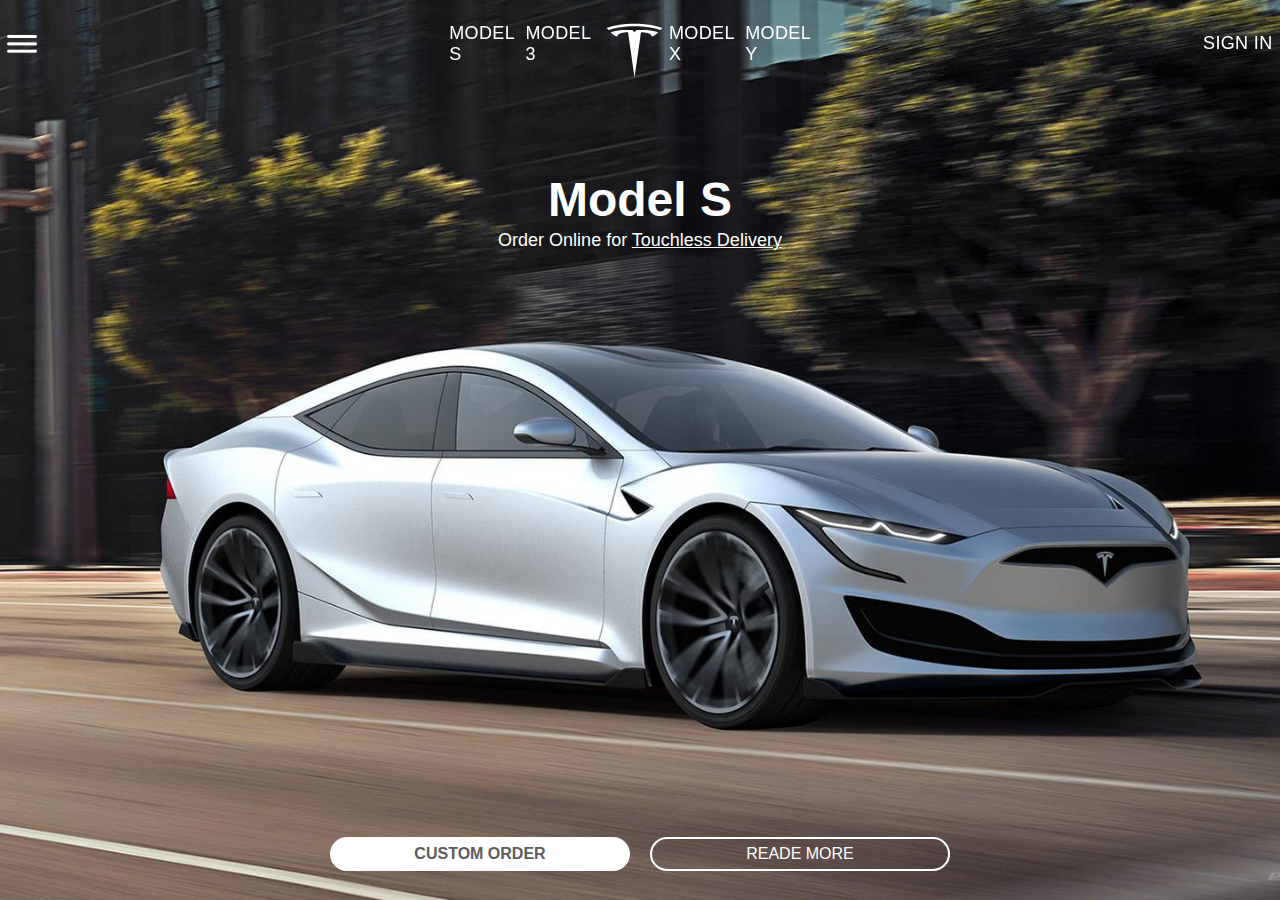
<file: index.html>
<!DOCTYPE html>
<html lang="en">
<head>
    <meta charset="UTF-8">
    <meta http-equiv="X-UA-Compatible" content="IE=edge">
    <meta name="viewport" content="width=device-width, initial-scale=1.0">
    <link rel="stylesheet" href="./styles/animate.min.css">
    <link rel="stylesheet" href="./styles/main-style.css">
    <title>Main</title>
</head>
<body>
    <div class="smooth">     
        <div class="header">
            <img id="menu" value="close" src="./img-main/burger-menu-white.png" alt="">
            <ul>
                <li><a href="#one">MODEL S</a></li>
                <li><a href="#two">MODEL 3</a></li>
                <li><a href="index.html"><img id="logo" src="./img-main/icon-white.svg" alt="logo"></a></li>
                <li><a href="#three">MODEL X</a></li>
                <li><a href="#four">MODEL Y</a></li>
            </ul>
            <a id="sign" href="https://auth.tesla.com/oauth2/v1/authorize?client_id=teslaweb&response_type=code&scope=openid%20email%20profile&redirect_uri=https%3A//www.tesla.com/openid-connect/generic&state=M0omqWnZ4s3gITd6M1qdZ3J1wMwcAHegtqeD_OCqABg&locale=en-US">SIGN IN</a>
        </div>
        <div id="sideBar" class="sideHide animate__animated animate__fadeOutLeft">
            <ul>
                <li><a href="https://ru.wikipedia.org/wiki/Tesla">About Tesla</a></li>
                <li><a href="./fake.html">It's a fake </a></li>
                <li><a href="https://www.instagram.com/kostya_over/?hl=ru">Instagram</a></li>
            </ul>
        </div>
        <section id="one">
            
                <div class="title animate__animated animate__fadeInUp">
                    <h1>Model S</h1>
                    <p>Order Online for <a href="https://www.tesla.com/support/taking-delivery?redirect=no">Touchless Delivery</a></p>
                </div>

                <div class="buttons animate__animated animate__fadeInUp">
                    <div class="button order">
                        <a href="./model-s-conf.html">CUSTOM ORDER</a>
                    </div>
                    <div class="button read">
                        <a href="model-s.html">READE MORE</a>
                    </div>
                </div>
           
        </section>

        <section id="two">
            <div class=" title wow animate__animated animate__fadeInUp">
                <h1>Model 3</h1>
            </div>

            <div class=" buttons wow animate__animated animate__fadeInUp">
                <div class="button order">
                    <a href="./model-3-conf.html">CUSTOM ORDER</a>
                </div>
                <div class="button read">
                    <a href="./model-3.html">READE MORE</a>
                </div>
            </div>
        </section>

        <section id="three">
            <div class="title wow animate__animated animate__fadeInUp">
                <h1>Model X</h1>
            </div>

            <div class="buttons wow animate__animated animate__fadeInUp">
                <div class="button order">
                    <a href="./model-x-conf.html">CUSTOM ORDER</a>
                </div>
                <div class="button read">
                    <a href="./model-x.html">READE MORE</a>
                </div>
            </div>
        </section>

        <section id="four">
            <div class="title wow animate__animated animate__fadeInUp">
                <h1>Model Y</h1>
            </div>

            <div class="buttons wow animate__animated animate__fadeInUp">
                <div class="button order">
                    <a href="./model-y-conf.html">CUSTOM ORDER</a>
                </div>
                <div class="button read">
                    <a href="./model-y.html">READE MORE</a>
                </div>
            </div>
        </section>
    </div>
    <script src="./scripts/wow.min.js"></script>
    <script src="./scripts/main-script.js"></script>
    <script>
        var wow = new WOW({ scrollContainer: ".smooth"});
        wow.init();
    </script>
</body>
</html>
</file>
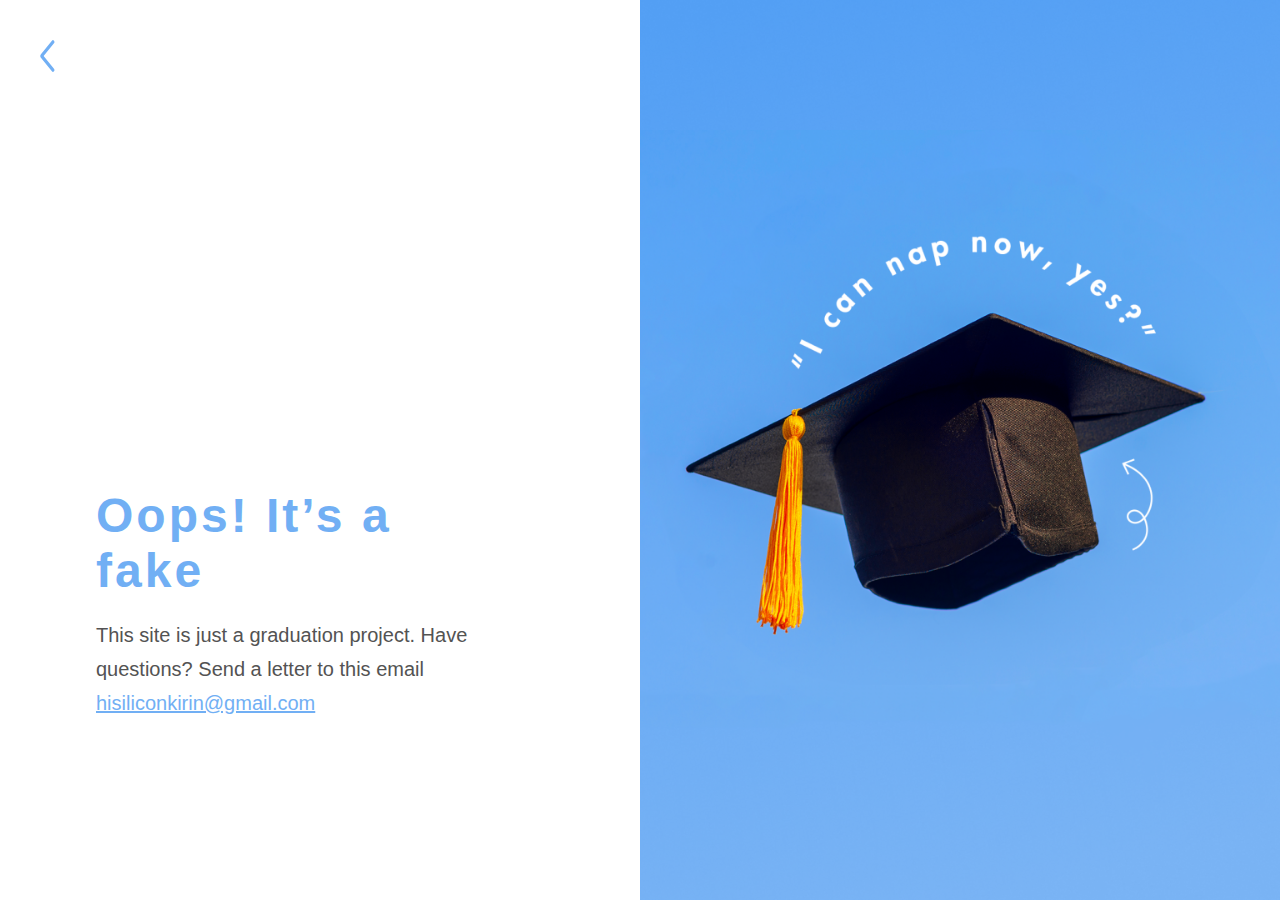
<file: fake.html>
<!DOCTYPE html>
<html lang="en">
<head>
    <meta charset="UTF-8">
    <meta http-equiv="X-UA-Compatible" content="IE=edge">
    <meta name="viewport" content="width=device-width, initial-scale=1.0">
    <link rel="stylesheet" href="./styles/fake.css">
    <title>Fake</title>
</head>
<body>
    <div class="container">
        <div class="item text">
            <img src="./img-main/back.svg" alt="">
            <div class="text-container">
                <h2>Oops!  It’s a fake</h2>
                <p>This site is just a graduation project. Have questions? Send a letter to this email <a href="mailto:hisiliconkirin@gmail.com">hisiliconkirin@gmail.com</a></p>
            </div>            
        </div>
        <div class="item img">
            
        </div>
    </div>
    <script>
        let back = document.querySelector('img');
        back.addEventListener('click', function(){
            history.back();
        });
    </script>
</body>
</html>
</file>
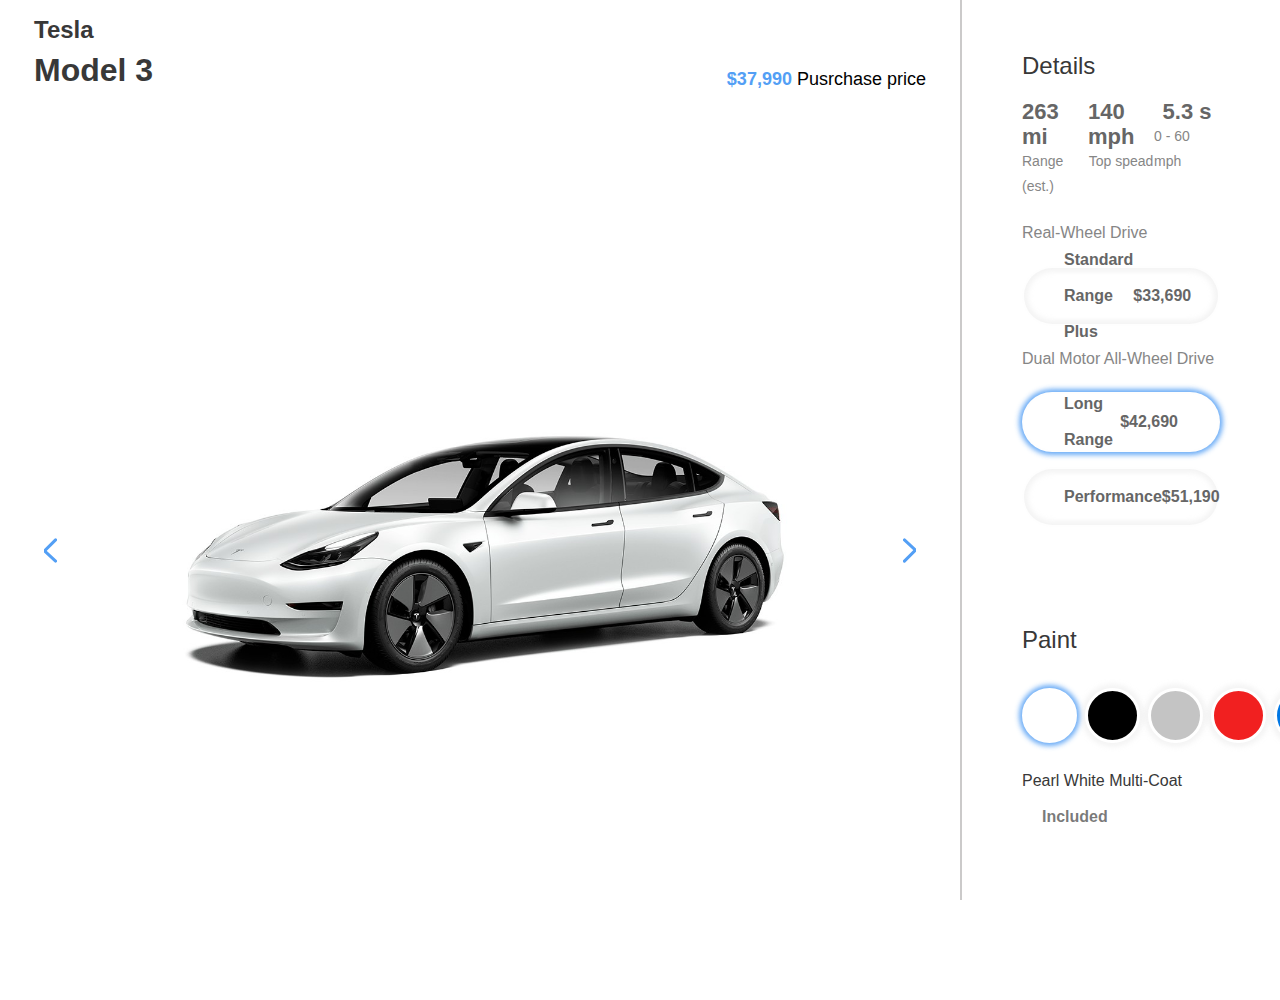
<file: model-3-conf.html>
<!DOCTYPE html>
<html lang="en">
<head>
    <meta charset="UTF-8">
    <meta http-equiv="X-UA-Compatible" content="IE=edge">
    <meta name="viewport" content="width=device-width, initial-scale=1.0">
    <link rel="stylesheet" href="./styles/animate.min.css">
    <link rel="stylesheet" href="./styles/model-conf.css">
    <title>Model 3 Configurator</title>
</head>
<body>
    <div class="block-view">
        <div class="header">
            <div class="title">
                <h2><a href="./index.html">Tesla</a></h2>
                <h1>Model 3</h1>
            </div>

            <div class="total-price">
                <p><span>$37,990</span> Pusrchase price</p>
            </div>
        </div>
        <div class="slider-container">
            <div class="slider">
                <img class="animate__animated" src="" alt="">
            </div>
            <p class="slider-btn" id="left"><img src="./img-config/left.svg" alt=""></p>
            <p class="slider-btn" id="right"><img src="./img-config/right.svg" alt=""></p>
        </div>
        
    </div>

    <div class="block-scroll">
        <section class="fields">
            <h2>Details</h2>
            <div class="list">
                <div class="li">
                    <h2>263 mi</h2>
                    <p>Range (est.)</p>
                </div>
                <div class="li">
                    <h2>140 mph</h2>
                    <p>Top spead</p>
                </div>
                <div class="li">
                    <h2>5.3 s</h2>
                    <p>0 - 60 mph</p>
                </div>
            </div>
 
            <p>Real-Wheel Drive</p>
            <div class="field" data-alt="263 mi/140 mph/5.3 sec" data-price="33690" data-value="Standard Range Plus" data-prop="type" data-index="0" onclick="func(event)">
                <p>Standard Range Plus</p>
                <p>$33,690</p>
            </div>
 
            <p>Dual Motor All-Wheel Drive</p>
            <div class="field active" data-alt="353 mi/145 mph/4.2 sec" data-price="42690" data-value="Long Range" data-prop="type" data-index="1" onclick="func(event)">
                <p>Long Range</p>
                <p>$42,690</p>
            </div>

            <div class="field" data-alt="315 mi/162 mph/3.1 sec" data-price="51190" data-value="Performance" data-prop="type" data-index="2" onclick="func(event)">
                <p>Performance</p>
                <p>$51,190</p>
            </div>
        </section>

        <section>
            <h2>Paint</h2>
            <div class="colors">
                <div id="white-paint" class="color active" data-alt="Pearl White Multi-Coat <span>Included</span>" data-price="0" data-value="white" data-prop="paint" data-index="0" onclick="func(event)"></div>
                <div id="black-paint" class="color" data-alt="Solid Black <span>$1,000</span>" data-price="1000" data-value="black" data-prop="paint" data-index="1" onclick="func(event)"></div>
                <div id="gray-paint" class="color" data-alt="Midnight Silver Metallic <span>$1,000</span>" data-price="1000" data-value="grey" data-prop="paint" data-index="2" onclick="func(event)"></div>
                <div id="red-paint" class="color" data-alt="Deep Blue Metallic <span>$1,000</span>" data-price="1000" data-value="red" data-prop="paint" data-index="3" onclick="func(event)"></div>
                <div id="blue-paint" class="color" data-alt="Red Multi-Coat <span>$2,000</span>" data-price="2000" data-value="blue" data-prop="paint" data-index="4" onclick="func(event)"></div>
            </div>
            <p class="color-description">Pearl White Multi-Coat  <span>Included</span></p>
        </section>

        <section>
            <h2>Wheels</h2>
            <div class="wheels">
                <img class="wheel active" src="./img-config/model-3/wheel-1.png" data-alt="18' Aero Wheels <span>Included</span>" data-price="0" data-prop="wheels" data-value="wheel-1"  data-index="0" onclick="func(event)">
                <img class="wheel" src="./img-config/model-3/wheel-2.png" data-alt="19' Sport Wheels <span>$1,500</span>" data-price="1500" data-prop="wheels" data-value="wheel-2" data-index="1" onclick="func(event)">
            </div>
            <p class="wheels-description">18" Aero Wheels <span>Included</span></p>
        </section>

        <section>
            <h2>Interior</h2>
            <div class="colors-interior">
                <div id="white-interior" class="color active" data-alt="All Black <span>Included</span>" data-price="0" data-value="white" data-prop="interior" data-index="0" onclick="func(event)"></div>
                <div id="black-interior" class="color" data-alt="Black and White <span>$1,000</span>" data-price="1000" data-value="black" data-prop="interior" data-index="1" onclick="func(event)"></div>
            </div>
            <p class="interior-description">All Black <span>Included</span></p>
        </section>

        <section class="autopilot">
            <h2>Full Self-Driving Capability</h2>
            <p>$10,000</p>
            <ul>
                <li>Navigate on Autopilot</li>
                <li>Auto Lane Change</li>
                <li>Autopark</li>
                <li>Summon</li>
                <li>Full Self-Driving Computer</li>
                <li>Traffic Light and Stop Sign Control</li>                
            </ul>
            <p>Coming later this year</p>
            <ul>
                <li>Autosteer on city street</li>
            </ul>
            <p class="button" id="autopilot" href="" data-active="active">ADD</p>
        </section>
        
        <section>
            <h2>Order Your Model 3</h2>
            <p>Estimated Delivery: 5-8 weeks</p>
            <p class="button" id="order">CONTINUE TO PAYMENT</p>
        </section>
    </div>
    
    <div class="popup">
        <div class="popup-container animate__animated">
            <div class="pop-header">
                <h2>Your Model </h2>
                <img src="./img-main/close.svg" alt="" id="close">
            </div>
            <div class="pop-content">
                <ul>
                    
                </ul>
            </div>
            <div class="btn-container">
                <a class="button" href="./fake.html">ORDER WITH CARD</a>
            </div>
        </div>
    </div>
    
    <script src="./scripts/wow.min.js"></script>
    <script>
        var wow = new WOW({ scrollContainer: ".smooth"});
        wow.init();
    </script>
    <script src="./scripts/conf-car.js"></script>
</body>
</html>
</file>
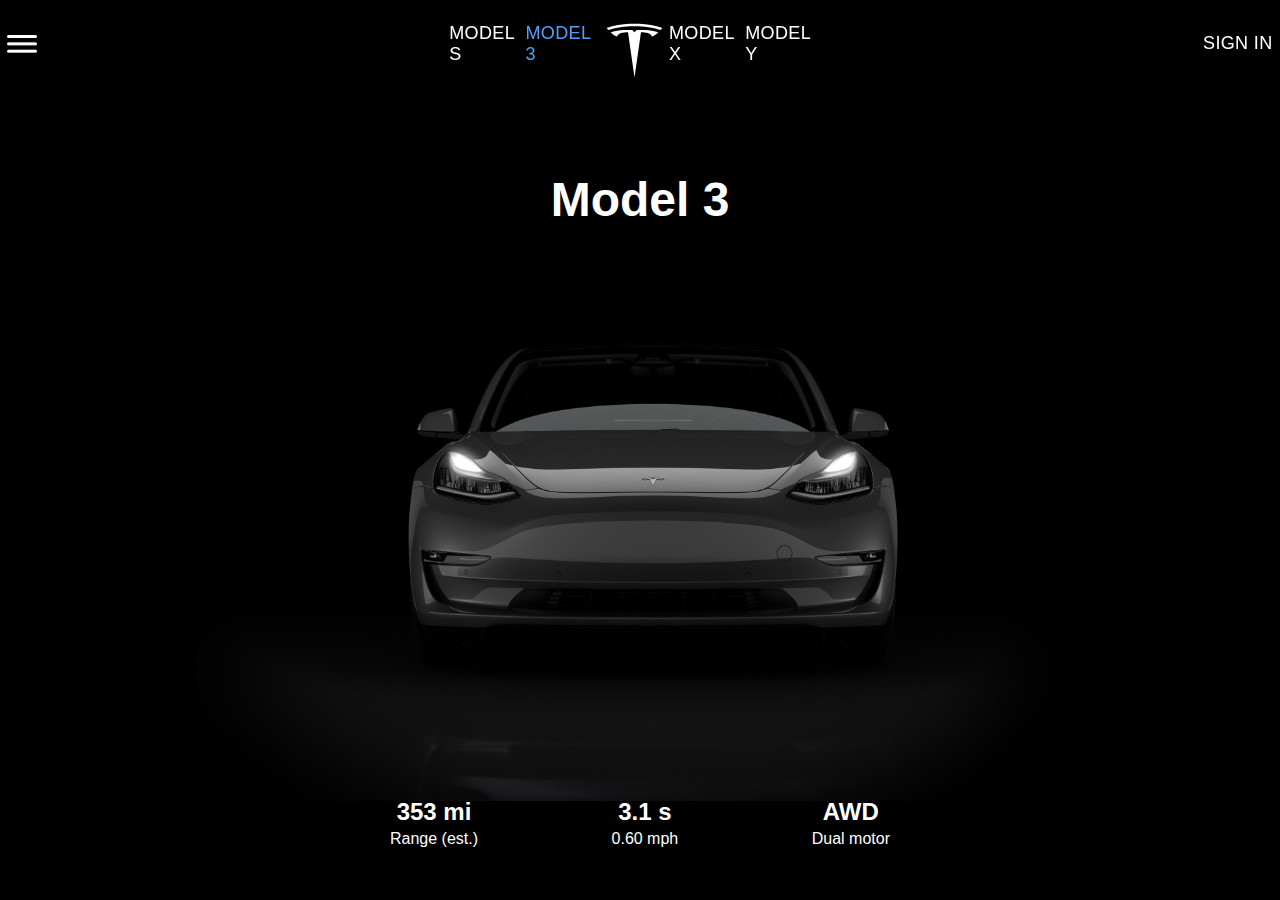
<file: model-3.html>
<!DOCTYPE html>
<html lang="en">
<head>
    <meta charset="UTF-8">
    <meta http-equiv="X-UA-Compatible" content="IE=edge">
    <meta name="viewport" content="width=device-width, initial-scale=1.0">
    <link rel="stylesheet" href="./styles/animate.min.css">
    <link rel="stylesheet" href="./styles/model-3.css">
    <title>Model 3</title>
</head>
<body>
    <div class="smooth">
        <div class="header">
            <img id="menu" value="close" src="./img-main/burger-menu-white.png" alt="">
            <ul>
                <li><a  href="./model-s.html">MODEL S</a></li>
                <li><a id="checked" href="#two">MODEL 3</a></li>
                <li><a href="index.html"><img id="logo" src="./img-main/icon-white.svg" alt="logo"></a></li>
                <li><a href="./model-x.html">MODEL X</a></li>
                <li><a href="./model-y.html">MODEL Y</a></li>
            </ul>
            <a id="sign" href="https://auth.tesla.com/oauth2/v1/authorize?client_id=teslaweb&response_type=code&scope=openid%20email%20profile&redirect_uri=https%3A//www.tesla.com/openid-connect/generic&state=M0omqWnZ4s3gITd6M1qdZ3J1wMwcAHegtqeD_OCqABg&locale=en-US">SIGN IN</a>
        </div>

        <div id="sideBar" class="sideHide animate__animated animate__fadeOutLeft">
            <ul>
                <li><a href="https://www.tesla.com/about">About Tesla</a></li>
                <li><a href="#">It's a fake </a></li>
                <li><a href="https://www.instagram.com/kostya_over/?hl=ru">Instagram</a></li>
            </ul>
        </div>

        <section id="two">
            <div class="title animate__animated animate__fadeInUp">
                <h1>Model 3</h1>
            </div>

            <div class="char-container animate__animated animate__fadeInUp">
                <div class="char">
                    <h3>353 mi</h3>
                    <p>Range (est.)</p>
                </div>
                <div class="char">
                    <h3>3.1 s</h3>
                    <p>0.60 mph</p>
                </div>
                <div class="char">
                    <h3>AWD</h3>
                    <p>Dual motor</p>
                </div>
            </div>
        </section>
        <section class="flex-grid">
            <div class="row">
                <div class="iframe-container">
                    <iframe src="https://www.youtube.com/embed/e_Wnwb_cC3g?vq=hd1080&rel=0&color=white" width="1280" height="720" frameborder="0"></iframe>
                </div>
            </div>
            <div class="row">
                <div class="column white">
                    <img id="safety" src="./img/model-s/corpus-a.png" alt="">
                    <div class="describe-container inform">
                        <div class="describe inf wow animate__animated animate__rotateIn"><img src="./img/model-s/plus.svg" alt=""></div>
                    </div>

                    <div class="describe-container front">
                        <div class="describe frnt wow animate__animated animate__rotateIn"><img src="./img/model-s/plus.svg" alt=""></div>
                    </div>

                    <div class="describe-container lower">
                        <div class="describe low wow animate__animated animate__rotateIn"><img src="./img/model-s/plus.svg" alt=""></div>
                    </div>
                    
                </div>
                <div class="column text-container">
                    <div class="text wow animate__animated animate__fadeInRight">
                        <h3>Safety</h3>
                        <h2>Built for Safety</h2>
                        <p>Safety is the most important part of the overall Model 3 
                            design. The metal structure is a combination of aluminum 
                            and steel, for maximum strength in every area. In a roof-crush 
                            test, Model 3 resisted four times its own mass, even with an 
                            all-glass roof: that's the same weight as two full-grown African elephants.</p>
                    </div>
                </div>
            </div>
            <div class="row">                
                <div class="column text-container bg-black">
                    <div class="text wow animate__animated animate__fadeInLeft">
                        <h3>Performance</h3>
                        <h2>Quickest Acceleration</h2>
                        <p>Model 3 comes with the option of dual motor all-wheel drive, 
                            20” Überturbine Wheels and Performance Brakes and lowered suspension 
                            for total control, in all weather conditions. And a carbon fiber spoiler 
                            improves stability at high speeds, all allowing Model 3 to accelerate 
                            from 0-60 mph* in as little as 3.1 seconds.</p>                        
                    </div> 
                    <a href="./model-3-conf.html">
                        <div class="button-order wow animate__animated animate__fadeIn">
                            ORDER NOW
                        </div>
                    </a>      
                                
                </div>
                <div class="column">
                    <img src="./img/model-3/acceleration.png" alt="">
                </div>
            </div>
            <div class="row">
                <div class="column">
                    <img src="./img/model-3/dual_motors.png" alt="">
                </div>
                <div class="column text-container">
                    <div class="text wow animate__animated animate__fadeInRight">
                        <h3>All-Wheel Drive</h3>
                        <h2>Dual Motor</h2>
                        <p>Tesla All-Wheel Drive has two independent motors for improved 
                            redundancy, each with only one moving part for minimal maintenance 
                            and maximum durability. Unlike traditional all-wheel drive systems, 
                            they digitally control torque to the front and rear wheels for far
                            better handling and traction control</p>                        
                    </div> 
                    <a href="./model-3-conf.html">
                        <div class="button-order tx-black wow animate__animated animate__fadeIn">
                            ORDER NOW
                        </div>
                    </a> 
                </div>
            </div>
            <div class="row-single-charge">
                <div class="column-single text-container-single">                    
                    <div class="text wow animate__animated animate__fadeInDown">
                        <h3>Range</h3>
                        <h2>Go Anywhere</h2>
                        <p>Model 3 is fully electric, so you never need to visit 
                            a gas station again. If you charge overnight at home, 
                            you can wake up to a full battery every morning. And when 
                            you’re on the road, it’s easy to plug in along the way—at 
                            any public station or with the Tesla charging network. 
                            We currently have over 20,000 Superchargers worldwide, 
                            with six new locations opening every week.</p>
                    </div>
                </div>                
            </div>
            <div class="row">
                <div class="column">
                    <img src="./img/model-3/interior.png" alt="">
                </div>
                <div class="column text-container bg-black">
                    <div class="text wow animate__animated animate__fadeInLeft">
                        <h3>Comfort</h3>
                        <h2>Built Around the Driver</h2>
                        <p>The inside of Model 3 is unlike any other car. 
                            You can use your smartphone as a key, and access 
                            all driver controls in the central 15-inch touchscreen. 
                            The all-glass roof extends from front to back, creating 
                            a sense of openness from every seat.</p>                        
                    </div> 
                    <a href="./model-3-conf.html">
                        <div class="button-order wow animate__animated animate__fadeIn">
                            ORDER NOW
                        </div>
                    </a>                                  
                </div>
            </div>
            <div class="row-single-interior">

            </div>
            <div class="footer">
                <ul>
                    <li><a href="https://www.tesla.com/about">Tesla 2021</a></li>
                    <li><a href="https://www.tesla.com/about/legal">Privacity & Terms</a></li>
                    <li><a href="https://www.tesla.com/contact">Contact</a></li>
                    <li><a href="https://www.tesla.com/careers">Careers</a></li>
                </ul>
            </div>
        </section>
    </div>
    <script src="./scripts/wow.min.js"></script>
    <script src="./scripts/main-script.js"></script>
    <script src="./scripts/safe-model.js"></script>
    <script>
        var wow = new WOW({ scrollContainer: ".smooth"});
        wow.init();
    </script>
</body>
</html>
</file>
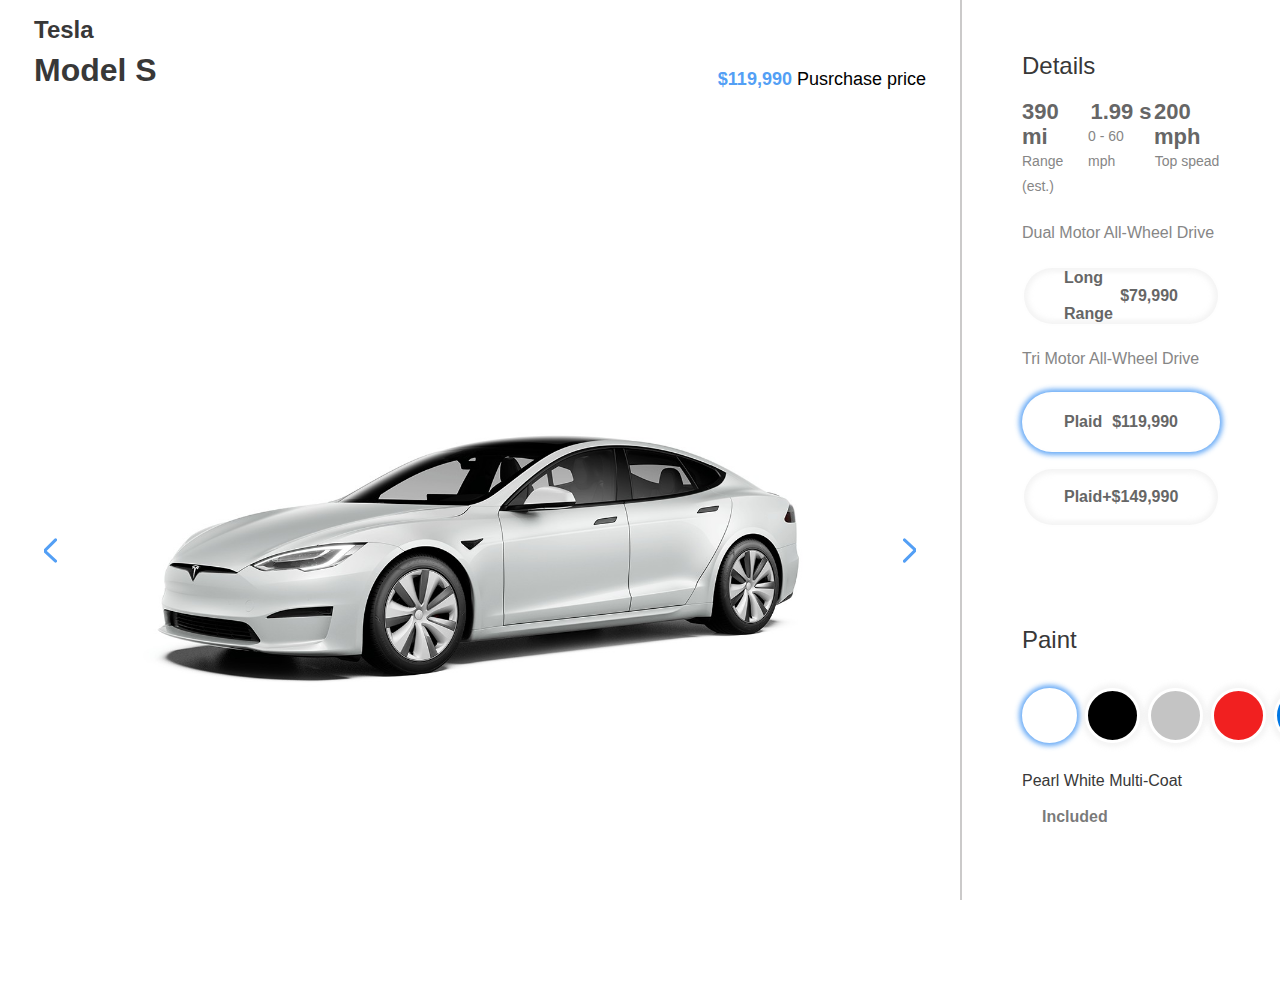
<file: model-s-conf.html>
<!DOCTYPE html>
<html lang="en">
<head>
    <meta charset="UTF-8">
    <meta http-equiv="X-UA-Compatible" content="IE=edge">
    <meta name="viewport" content="width=device-width, initial-scale=1.0">
    <link rel="stylesheet" href="./styles/animate.min.css">
    <link rel="stylesheet" href="./styles/model-conf.css">
    <title>Model S Configurator</title>
</head>
<body>
    <div class="block-view">
        <div class="header">
            <div class="title">
                <h2><a href="./index.html">Tesla</a></h2>
                <h1>Model S</h1>
            </div>

            <div class="total-price">
                <p><span>$119,990</span> Pusrchase price</p>
            </div>
        </div>
        <div class="slider-container">
            <div class="slider">
                <img class="animate__animated" src="" alt="">
            </div>
            <p class="slider-btn" id="left"><img src="./img-config/left.svg" alt=""></p>
            <p class="slider-btn" id="right"><img src="./img-config/right.svg" alt=""></p>
        </div>
        
    </div>

    <div class="block-scroll">
        <section class="fields">
            <h2>Details</h2>
            <div class="list">
                <div class="li">
                    <h2>390 mi</h2>
                    <p>Range (est.)</p>
                </div>
                <div class="li">
                    <h2>1.99 s</h2>
                    <p>0 - 60 mph</p>
                </div>
                <div class="li">
                    <h2>200 mph</h2>
                    <p>Top spead</p>
                </div>
            </div>
 
            <p>Dual Motor All-Wheel Drive</p>
            <div class="field" data-alt="412 mi/155 mph/3.1 sec" data-price="79990" data-value="Long Range" data-prop="type" data-index="0" onclick="func(event)">
                <p>Long Range</p>
                <p>$79,990</p>
            </div>
 
            <p>Tri Motor All-Wheel Drive</p>
            <div class="field active" data-alt="390 mi/200 mph/1.99 sec" data-price="119990" data-value="Plaid" data-prop="type" data-index="1" onclick="func(event)">
                <p>Plaid</p>
                <p>$119,990</p>
            </div>

            <div class="field" data-alt="520+ mi/200 mph/<1.99 sec" data-price="149990" data-value="Plaid+" data-prop="type" data-index="2" onclick="func(event)">
                <p>Plaid+</p>
                <p>$149,990</p>
            </div>
        </section>

        <section>
            <h2>Paint</h2>
            <div class="colors">
                <div id="white-paint" class="color active" data-alt="Pearl White Multi-Coat <span>Included</span>" data-price="0" data-value="white" data-prop="paint" data-index="0" onclick="func(event)"></div>
                <div id="black-paint" class="color" data-alt="Solid Black <span>$1,500</span>" data-price="1500" data-value="black" data-prop="paint" data-index="1" onclick="func(event)"></div>
                <div id="gray-paint" class="color" data-alt="Midnight Silver Metallic <span>$1,500</span>" data-price="1500" data-value="grey" data-prop="paint" data-index="2" onclick="func(event)"></div>
                <div id="red-paint" class="color" data-alt="Deep Blue Metallic <span>$1,500</span>" data-price="1500" data-value="red" data-prop="paint" data-index="3" onclick="func(event)"></div>
                <div id="blue-paint" class="color" data-alt="Red Multi-Coat <span>$2,500</span>" data-price="2500" data-value="blue" data-prop="paint" data-index="4" onclick="func(event)"></div>
            </div>
            <p class="color-description">Pearl White Multi-Coat  <span>Included</span></p>
        </section>

        <section>
            <h2>Wheels</h2>
            <div class="wheels">
                <img class="wheel active" src="./img-config/model-s/wheel-1.png" data-alt="19' Tempest Wheels <span>Included</span>" data-price="0" data-prop="wheels" data-value="wheel-1"  data-index="0" onclick="func(event)">
                <img class="wheel" src="./img-config/model-s/wheel-2.png" data-alt="21' Arachnid Wheels <span>$4,500</span>" data-price="4500" data-prop="wheels" data-value="wheel-2" data-index="1" onclick="func(event)">
            </div>
            <p class="wheels-description">19" Tempest Wheels <span>Included</span></p>
        </section>

        <section>
            <h2>Interior</h2>
            <div class="colors-interior">
                <div id="white-interior" class="color active" data-alt="All Black <span>Included</span>" data-price="0" data-value="white" data-prop="interior" data-index="0" onclick="func(event)"></div>
                <div id="black-interior" class="color" data-alt="Black and White <span>$2,000</span>" data-price="2000" data-value="black" data-prop="interior" data-index="1" onclick="func(event)"></div>
                <div id="pink-interior" class="color" data-alt="Cream <span>$2,000</span>" data-price="2000" data-value="beige" data-prop="interior" data-index="2" onclick="func(event)"></div>
            </div>
            <p class="interior-description">All Black <span>Included</span></p>
        </section>

        <section class="autopilot">
            <h2>Full Self-Driving Capability</h2>
            <p>$10,000</p>
            <ul>
                <li>Navigate on Autopilot</li>
                <li>Auto Lane Change</li>
                <li>Autopark</li>
                <li>Summon</li>
                <li>Full Self-Driving Computer</li>
                <li>Traffic Light and Stop Sign Control</li>                
            </ul>
            <p class="button" id="autopilot" href="" data-active="active">ADD</p>
        </section>
        
        <section>
            <h2>Order Your Model S</h2>
            <p>Estimated Delivery: 10-14 weeks</p>
            <div class="button" id="order">CONTINUE TO PAYMENT</div>
        </section>
    </div>
    
    <div class="popup">
        <div class="popup-container animate__animated">
            <div class="pop-header">
                <h2>Your Model </h2>
                <img src="./img-main/close.svg" alt="" id="close">
            </div>
            <div class="pop-content">
                <ul>
                    
                </ul>
            </div>
            <div class="btn-container">
                <a class="button" href="./fake.html">ORDER WITH CARD</a>
            </div>
        </div>
    </div>
    
    <script src="./scripts/wow.min.js"></script>
    <script>
        var wow = new WOW({ scrollContainer: ".smooth"});
        wow.init();
    </script>
    <script src="./scripts/conf-car.js"></script>
</body>
</html>
</file>
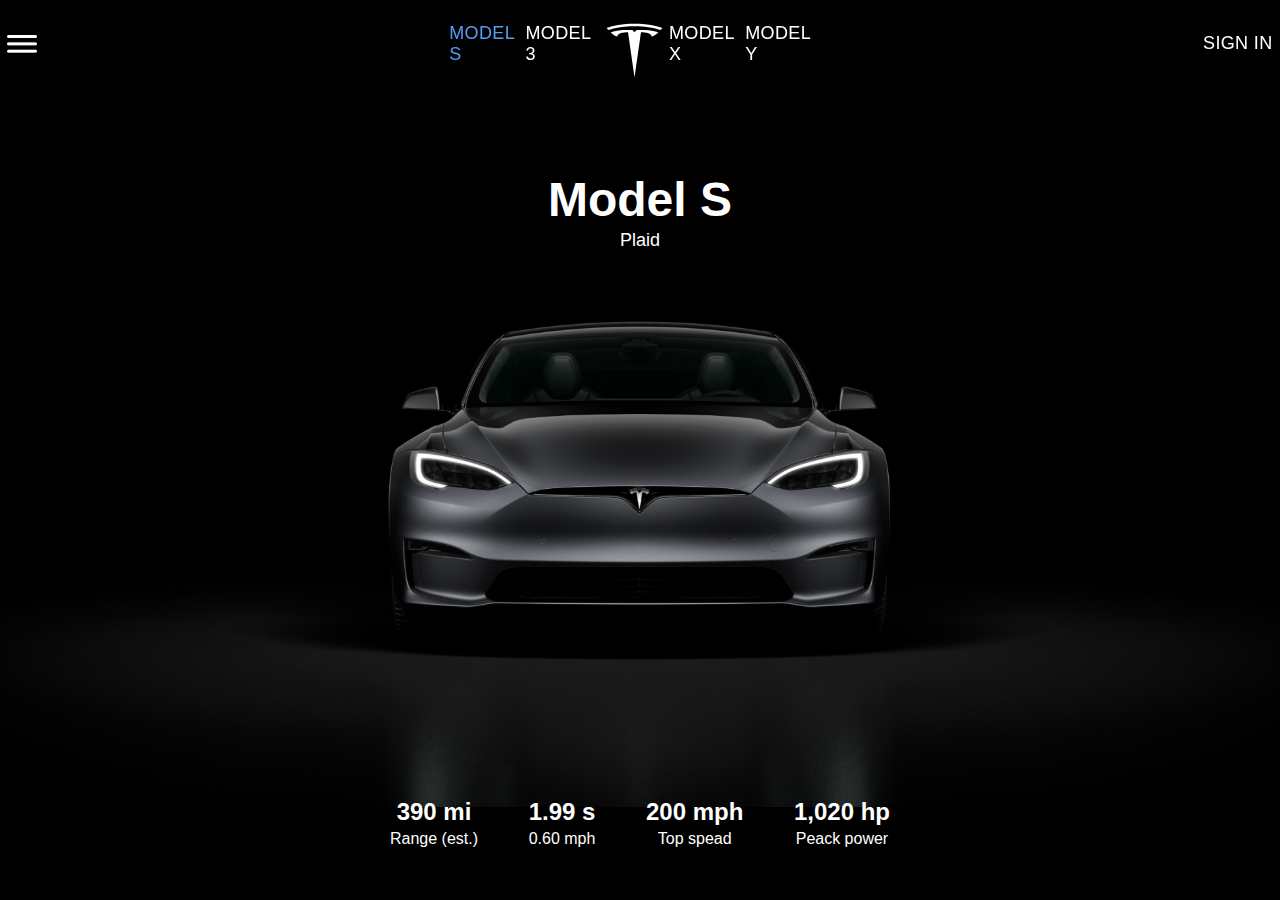
<file: model-s.html>
<!DOCTYPE html>
<html lang="en">
<head>
    <meta charset="UTF-8">
    <meta http-equiv="X-UA-Compatible" content="IE=edge">
    <meta name="viewport" content="width=device-width, initial-scale=1.0">
    <link rel="stylesheet" href="./styles/animate.min.css">
    <link rel="stylesheet" href="./styles/model-s.css">
    <title>Model S</title>
</head>
<body>
    <div class="smooth">
        <div class="header">
            <img id="menu" value="close" src="./img-main/burger-menu-white.png" alt="">
            <ul>
                <li><a id="checked" href="#one">MODEL S</a></li>
                <li><a href="./model-3.html">MODEL 3</a></li>
                <li><a href="index.html"><img id="logo" src="./img-main/icon-white.svg" alt="logo"></a></li>
                <li><a href="./model-x.html">MODEL X</a></li>
                <li><a href="./model-y.html">MODEL Y</a></li>
            </ul>
            <a id="sign" href="https://auth.tesla.com/oauth2/v1/authorize?client_id=teslaweb&response_type=code&scope=openid%20email%20profile&redirect_uri=https%3A//www.tesla.com/openid-connect/generic&state=M0omqWnZ4s3gITd6M1qdZ3J1wMwcAHegtqeD_OCqABg&locale=en-US">SIGN IN</a>
        </div>

        <div id="sideBar" class="sideHide animate__animated animate__fadeOutLeft">
            <ul>
                <li><a href="https://www.tesla.com/about">About Tesla</a></li>
                <li><a href="#">It's a fake </a></li>
                <li><a href="https://www.instagram.com/kostya_over/?hl=ru">Instagram</a></li>
            </ul>
        </div>

        <section id="one">
            <div class="title animate__animated animate__fadeInUp">
                <h1>Model S</h1>
                <p>Plaid</p>
            </div>

            <div class="char-container animate__animated animate__fadeInUp">
                <div class="char">
                    <h3>390 mi</h3>
                    <p>Range (est.)</p>
                </div>
                <div class="char">
                    <h3>1.99 s</h3>
                    <p>0.60 mph</p>
                </div>
                <div class="char">
                    <h3>200 mph</h3>
                    <p>Top spead</p>
                </div>
                <div class="char">
                    <h3>1,020 hp</h3>
                    <p>Peack power</p>
                </div>
            </div>
        </section>
        <section class="flex-grid">
            <div class="row">
                <div class="iframe-container">
                    <iframe src="https://www.youtube.com/embed/XB2g7-HgE_g?vq=hd1080&rel=0&color=white" width="1280" height="720" frameborder="0"></iframe>
                </div>
            </div>
            <div class="row">
                <div class="column white">
                    <img id="safety" src="./img/model-s/corpus-a.png" alt="">
                    <div class="describe-container inform">
                        <div class="describe inf wow animate__animated animate__rotateIn"><img src="./img/model-s/plus.svg" alt=""></div>
                    </div>

                    <div class="describe-container front">
                        <div class="describe frnt wow animate__animated animate__rotateIn"><img src="./img/model-s/plus.svg" alt=""></div>
                    </div>

                    <div class="describe-container lower">
                        <div class="describe low wow animate__animated animate__rotateIn"><img src="./img/model-s/plus.svg" alt=""></div>
                    </div>
                    
                </div>
                <div class="column text-container">
                    <div class="text wow animate__animated animate__fadeInRight">
                        <h3>Safety</h3>
                        <h2>High Impact Protection</h2>
                        <p>Model S is built from the ground up as an electric vehicle, 
                            with a high-strength architecture and floor-mounted battery 
                            pack for incredible occupant protection and low rollover risk. 
                            Every Model S includes Tesla’s latest active safety features, 
                            such as Automatic Emergency Braking, at no extra cost.</p>
                    </div>
                </div>
            </div>
            <div class="row">                
                <div class="column text-container bg-black">
                    <div class="text wow animate__animated animate__fadeInLeft">
                        <h3>Plaid</h3>
                        <h2>Beyond Ludicrous</h2>
                        <p>With the longest range and quickest acceleration of any electric 
                            vehicle in production, Model S Plaid is the highest performing 
                            sedan ever built. Both Long Range and Plaid powertrains, with 
                            updated battery architecture, are capable of back-to-back, consistent 
                            1/4 mile runs.</p>                        
                    </div> 
                    <a href="./model-s-conf.html">
                        <div class="button-order wow animate__animated animate__fadeIn">
                            ORDER NOW
                        </div>
                    </a>      
                                
                </div>
                <div class="column">
                    <img src="./img/model-s/aceleration.png" alt="">
                </div>
            </div>
            <div class="row">
                <div class="column">
                    <img src="./img/model-s/autopilot.png" alt="">
                </div>
                <div class="column text-container">
                    <div class="text wow animate__animated animate__fadeInRight">
                        <h3>Autopilot</h3>
                        <h2>Future of Driving</h2>
                        <p>Autopilot enables your car to steer, accelerate and brake 
                            automatically within its lane under your active supervision, 
                            assisting with the most burdensome parts of driving. With over-the-air 
                            software updates, the latest enhancements are available instantly.</p>                        
                    </div> 
                    <a href="./model-s-conf.html">
                        <div class="button-order tx-black wow animate__animated animate__fadeIn">
                            ORDER NOW
                        </div>
                    </a> 
                </div>
            </div>
            <div class="row-single-charge">
                <div class="column-single text-container-single">                    
                    <div class="text wow animate__animated animate__fadeInDown">
                        <h3>Range</h3>
                        <h2>Go Anywhere</h2>
                        <p>
                            Travel farther on a single charge than any other electric vehicle—and 
                            keep going with access to 20,000+ Superchargers globally. By combining 
                            up to 412 miles of estimated range with Tesla fast charging technology, 
                            you’ll spend less time charging and even more time on the road.</p>
                    </div>
                </div>                
            </div>
            <div class="row">
                <div class="column">
                    <img src="./img/model-s/salon.png" alt="">
                </div>
                <div class="column text-container bg-black">
                    <div class="text wow animate__animated animate__fadeInLeft">
                        <h3>Safety</h3>
                        <h2>High Impact Protection</h2>
                        <p>Model S is built from the ground up as an electric vehicle, 
                            with a high-strength architecture and floor-mounted battery 
                            pack for incredible occupant protection and low rollover risk. 
                            Every Model S includes Tesla’s latest active safety features, 
                            such as Automatic Emergency Braking, at no extra cost.</p>                        
                    </div> 
                    <a href="./model-s-conf.html">
                        <div class="button-order wow animate__animated animate__fadeIn">
                            ORDER NOW
                        </div>
                    </a>                                  
                </div>
            </div>
            <div class="row-single-interior">

            </div>
            <div class="footer">
                <ul>
                    <li><a href="https://www.tesla.com/about">Tesla 2021</a></li>
                    <li><a href="https://www.tesla.com/about/legal">Privacity & Terms</a></li>
                    <li><a href="https://www.tesla.com/contact">Contact</a></li>
                    <li><a href="https://www.tesla.com/careers">Careers</a></li>
                </ul>
            </div>
        </section>
    </div>
    <script src="./scripts/wow.min.js"></script>
    <script src="./scripts/main-script.js"></script>
    <script src="./scripts/safe-model.js"></script>
    <script>
        var wow = new WOW({ scrollContainer: ".smooth"});
        wow.init();
    </script>
</body>
</html>
</file>
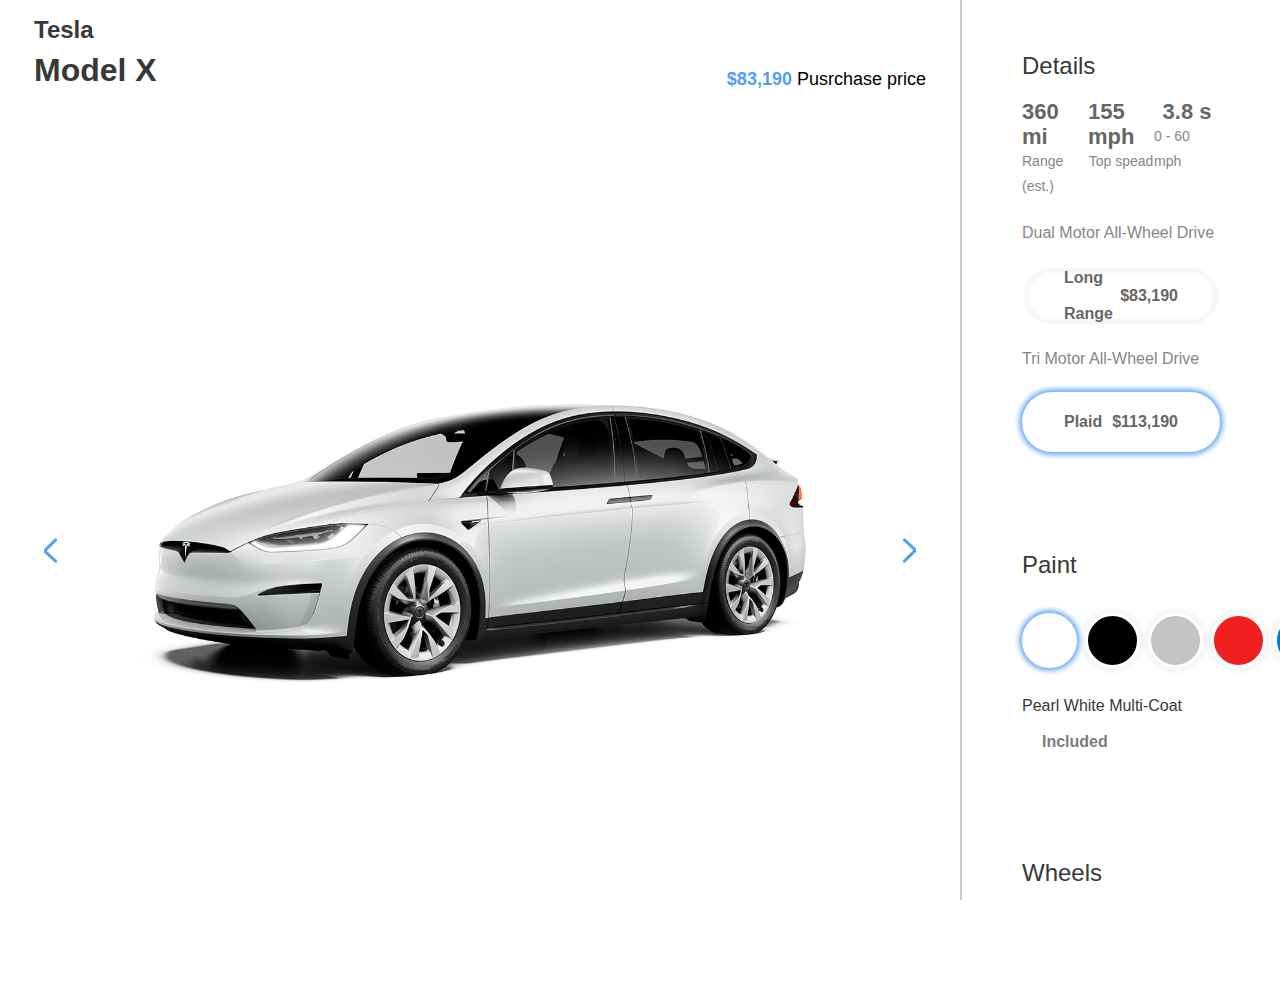
<file: model-x-conf.html>
<!DOCTYPE html>
<html lang="en">
<head>
    <meta charset="UTF-8">
    <meta http-equiv="X-UA-Compatible" content="IE=edge">
    <meta name="viewport" content="width=device-width, initial-scale=1.0">
    <link rel="stylesheet" href="./styles/animate.min.css">
    <link rel="stylesheet" href="./styles/model-conf.css">
    <title>Model X Configurator</title>
</head>
<body>
    <div class="block-view">
        <div class="header">
            <div class="title">
                <h2><a href="./index.html">Tesla</a></h2>
                <h1>Model X</h1>
            </div>

            <div class="total-price">
                <p><span>$83,190</span> Pusrchase price</p>
            </div>
        </div>
        <div class="slider-container">
            <div class="slider">
                <img class="animate__animated" src="" alt="">
            </div>
            <p class="slider-btn" id="left"><img src="./img-config/left.svg" alt=""></p>
            <p class="slider-btn" id="right"><img src="./img-config/right.svg" alt=""></p>
        </div>
        
    </div>

    <div class="block-scroll">
        <section class="fields">
            <h2>Details</h2>
            <div class="list">
                <div class="li">
                    <h2>360 mi</h2>
                    <p>Range (est.)</p>
                </div>
                <div class="li">
                    <h2>155 mph</h2>
                    <p>Top spead</p>
                </div>
                <div class="li">
                    <h2>3.8 s</h2>
                    <p>0 - 60 mph</p>
                </div>
            </div>
 
            <p>Dual Motor All-Wheel Drive</p>
            <div class="field" data-alt="360 mi/155 mph/3.8 sec" data-price="83190" data-value="Long Range" data-prop="type" data-index="0" onclick="func(event)">
                <p>Long Range</p>
                <p>$83,190</p>
            </div>
 
            <p>Tri Motor All-Wheel Drive</p>
            <div class="field active" data-alt="340 mi/163 mph/2.5 sec" data-price="113190" data-value="Plade" data-prop="type" data-index="1" onclick="func(event)">
                <p>Plaid</p>
                <p>$113,190</p>
            </div>
        </section>

        <section>
            <h2>Paint</h2>
            <div class="colors">
                <div id="white-paint" class="color active" data-alt="Pearl White Multi-Coat <span>Included</span>" data-price="0" data-value="white" data-prop="paint" data-index="0" onclick="func(event)"></div>
                <div id="black-paint" class="color" data-alt="Solid Black <span>$1,000</span>" data-price="1000" data-value="black" data-prop="paint" data-index="1" onclick="func(event)"></div>
                <div id="gray-paint" class="color" data-alt="Midnight Silver Metallic <span>$1,000</span>" data-price="1000" data-value="grey" data-prop="paint" data-index="2" onclick="func(event)"></div>
                <div id="red-paint" class="color" data-alt="Deep Blue Metallic <span>$1,000</span>" data-price="1000" data-value="red" data-prop="paint" data-index="3" onclick="func(event)"></div>
                <div id="blue-paint" class="color" data-alt="Red Multi-Coat <span>$2,000</span>" data-price="2000" data-value="blue" data-prop="paint" data-index="4" onclick="func(event)"></div>
            </div>
            <p class="color-description">Pearl White Multi-Coat  <span>Included</span></p>
        </section>

        <section>
            <h2>Wheels</h2>
            <div class="wheels">
                <img class="wheel active" src="./img-config/model-x/wheel-1.png" data-alt="20' Cyberstream Wheels <span>Included</span>" data-price="0" data-prop="wheels" data-value="wheel-1"  data-index="0" onclick="func(event)">
                <img class="wheel" src="./img-config/model-x/wheel-2.png" data-alt="22' Turbine Wheels <span>$5,500</span>" data-price="5500" data-prop="wheels" data-value="wheel-2" data-index="1" onclick="func(event)">
            </div>
            <p class="wheels-description">20' Cyberstream Wheels <span>Included</span></p>
        </section>

        <section>
            <h2>Interior</h2>
            <div class="colors-interior">
                <div id="white-interior" class="color active" data-alt="All Black <span>Included</span>" data-price="0" data-value="white" data-prop="interior" data-index="0" onclick="func(event)"></div>
                <div id="black-interior" class="color" data-alt="Black and White <span>$2,000</span>" data-price="2000" data-value="black" data-prop="interior" data-index="1" onclick="func(event)"></div>
                <div id="pink-interior" class="color" data-alt="Cream <span>$2,000</span>" data-price="2000" data-value="beige" data-prop="interior" data-index="2" onclick="func(event)"></div>
            </div>
            <p class="interior-description">All Black <span>Included</span></p>
        </section>

        <section>
            <h2>Seating Layout</h2>
            <div class="seats">
                <div class="seat active" data-alt="Five Seats <span>Included</span>" data-price="0" data-value="5" data-prop="seats" data-index="0" onclick="func(event)">5</div>
                <div class="seat" data-alt="Six Seats <span>$6,500</span>" data-price="6500" data-value="6" data-prop="seats" data-index="1" onclick="func(event)">6</div>
                <div class="seat" data-alt="Seven Seats <span>$3,500</span>" data-price="3500" data-value="7" data-prop="seats" data-index="2" onclick="func(event)">7</div>
            </div>
            <p class="seats-description">Five Seats <span>Included</span></p>
        </section>

        <section class="autopilot">
            <h2>Full Self-Driving Capability</h2>
            <p>$10,000</p>
            <ul>
                <li>Navigate on Autopilot</li>
                <li>Auto Lane Change</li>
                <li>Autopark</li>
                <li>Summon</li>
                <li>Full Self-Driving Computer</li>
                <li>Traffic Light and Stop Sign Control</li>                
            </ul>
            <p>Coming later this year</p>
            <ul>
                <li>Autosteer on city street</li>
            </ul>
            <p class="button" id="autopilot" href="" data-active="active">ADD</p>
        </section>
        
        <section>
            <h2>Order Your Model X</h2>
            <p>Estimated Delivery: January-February</p>
            <div class="button" id="order">CONTINUE TO PAYMENT</div>
        </section>
    </div>
    
    <div class="popup">
        <div class="popup-container animate__animated">
            <div class="pop-header">
                <h2>Your Model </h2>
                <img src="./img-main/close.svg" alt="" id="close">
            </div>
            <div class="pop-content">
                <ul>
                    
                </ul>
            </div>
            <div class="btn-container">
                <a class="button" href="./fake.html">ORDER WITH CARD</a>
            </div>
        </div>
    </div>
    
    <script src="./scripts/wow.min.js"></script>
    <script>
        var wow = new WOW({ scrollContainer: ".smooth"});
        wow.init();
    </script>
    <script src="./scripts/conf-car.js"></script>
</body>
</html>
</file>
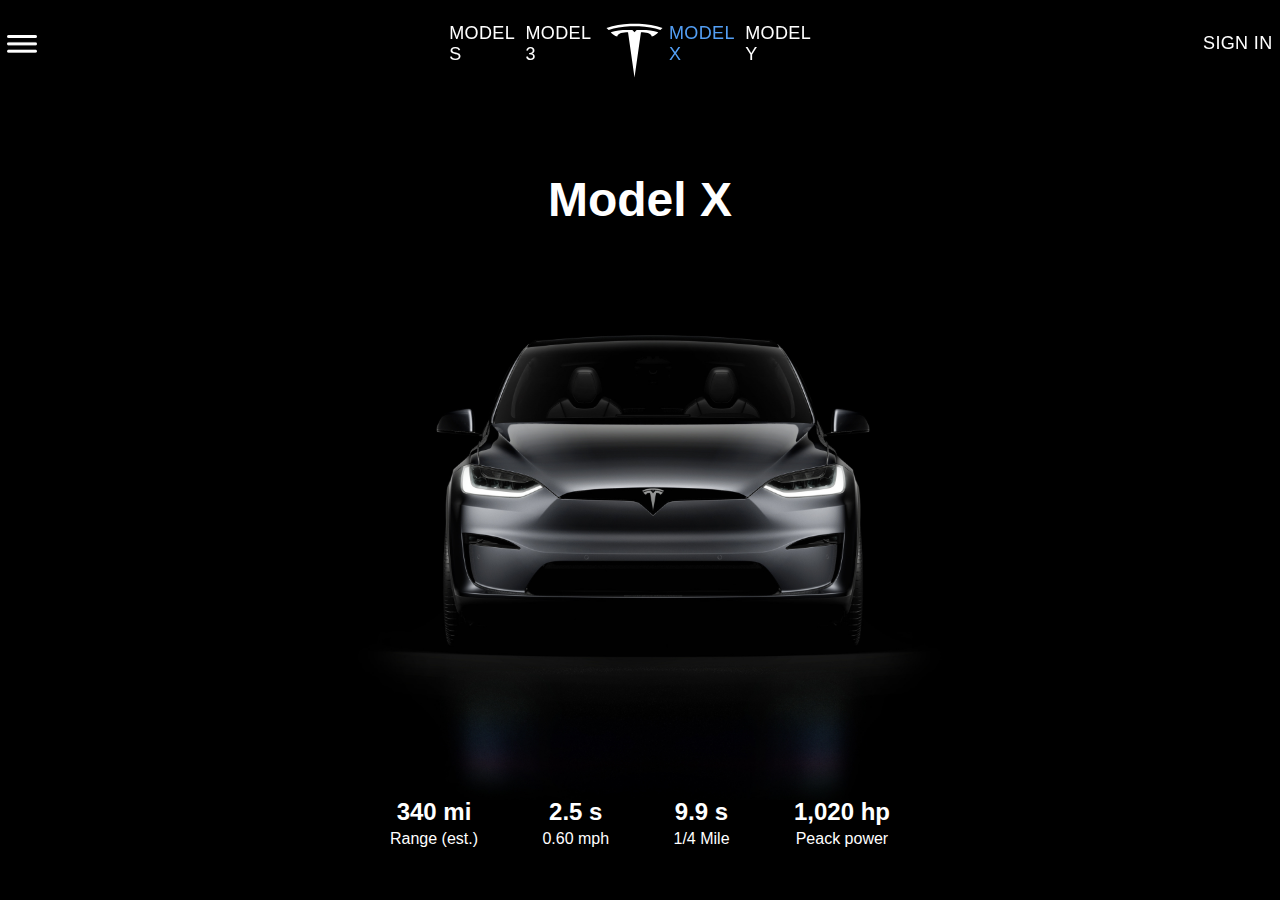
<file: model-x.html>
<!DOCTYPE html>
<html lang="en">
<head>
    <meta charset="UTF-8">
    <meta http-equiv="X-UA-Compatible" content="IE=edge">
    <meta name="viewport" content="width=device-width, initial-scale=1.0">
    <link rel="stylesheet" href="./styles/animate.min.css">
    <link rel="stylesheet" href="./styles/model-x.css">
    <title>Model X</title>
</head>
<body>
    <div class="smooth">
        <div class="header">
            <img id="menu" value="close" src="./img-main/burger-menu-white.png" alt="">
            <ul>
                <li><a  href="./model-s.html">MODEL S</a></li>
                <li><a href="./model-3.html">MODEL 3</a></li>
                <li><a href="index.html"><img id="logo" src="./img-main/icon-white.svg" alt="logo"></a></li>
                <li><a id="checked" href="#three">MODEL X</a></li>
                <li><a href="./model-y.html">MODEL Y</a></li>
            </ul>
            <a id="sign" href="https://auth.tesla.com/oauth2/v1/authorize?client_id=teslaweb&response_type=code&scope=openid%20email%20profile&redirect_uri=https%3A//www.tesla.com/openid-connect/generic&state=M0omqWnZ4s3gITd6M1qdZ3J1wMwcAHegtqeD_OCqABg&locale=en-US">SIGN IN</a>
        </div>

        <div id="sideBar" class="sideHide animate__animated animate__fadeOutLeft">
            <ul>
                <li><a href="https://www.tesla.com/about">About Tesla</a></li>
                <li><a href="#">It's a fake </a></li>
                <li><a href="https://www.instagram.com/kostya_over/?hl=ru">Instagram</a></li>
            </ul>
        </div>

        <section id="three">
            <div class="title animate__animated animate__fadeInUp">
                <h1>Model X</h1>
            </div>

            <div class="char-container animate__animated animate__fadeInUp">
                <div class="char">
                    <h3>340 mi</h3>
                    <p>Range (est.)</p>
                </div>
                <div class="char">
                    <h3>2.5 s</h3>
                    <p>0.60 mph</p>
                </div>
                <div class="char">
                    <h3>9.9 s</h3>
                    <p>1/4 Mile</p>
                </div>
                <div class="char">
                    <h3>1,020 hp</h3>
                    <p>Peack power</p>
                </div>
            </div>
        </section>
        <section class="flex-grid">
            <div class="row">
                <div class="iframe-container">
                    <iframe src="https://www.youtube.com/embed/x-Uu7k19xzk?vq=hd1080&rel=0&color=white" width="1280" height="720" frameborder="0"></iframe>
                </div>
            </div>
            <div class="row">
                <div class="column white">
                    <img id="safety" src="./img/model-s/corpus-a.png" alt="">
                    <div class="describe-container inform">
                        <div class="describe inf wow animate__animated animate__rotateIn"><img src="./img/model-s/plus.svg" alt=""></div>
                    </div>

                    <div class="describe-container front">
                        <div class="describe frnt wow animate__animated animate__rotateIn"><img src="./img/model-s/plus.svg" alt=""></div>
                    </div>

                    <div class="describe-container lower">
                        <div class="describe low wow animate__animated animate__rotateIn"><img src="./img/model-s/plus.svg" alt=""></div>
                    </div>
                    
                </div>
                <div class="column text-container">
                    <div class="text wow animate__animated animate__fadeInRight">
                        <h3>Safety</h3>
                        <h2>Built for Safety</h2>
                        <p>Model X is built from the ground up as an electric vehicle, 
                            with a high-strength architecture and floor-mounted battery 
                            pack for incredible occupant protection and low rollover risk. 
                            Every Model X includes Tesla’s latest active safety features, 
                            such as Automatic Emergency Braking, at no extra cost.</p>
                    </div>
                </div>
            </div>
            <div class="row">                
                <div class="column text-container bg-black">
                    <div class="text wow animate__animated animate__fadeInLeft">
                        <h3>Plaid</h3>
                        <h2>Beyond Ludicrous</h2>
                        <p>With the most power and quickest acceleration of any SUV, 
                            Model X Plaid is the highest performing SUV ever built. 
                            Both Long Range and Plaid powertrains, with updated battery 
                            architecture, can deliver instant torque at any speed.</p>                        
                    </div> 
                    <a href="./model-x-conf.html">
                        <div class="button-order wow animate__animated animate__fadeIn">
                            ORDER NOW
                        </div>
                    </a>      
                                
                </div>
                <div class="column">
                    <img src="./img/model-x/plaid.png" alt="">
                </div>
            </div>
            <div class="row">
                <div class="column">
                    <img src="./img/model-x/utility.png" alt="">
                </div>
                <div class="column text-container">
                    <div class="text wow animate__animated animate__fadeInRight">
                        <h3>Utility</h3>
                        <h2>Even More Capable</h2>
                        <p>With the most storage space and towing capacity of any electric SUV, 
                            and seating for up to seven adults, Model X delivers maximum utility. 
                            Front doors open and close automatically, Falcon Wing doors allow for 
                            easier loading and a standard trailer hitch lets you bring your gear 
                            anywhere you go.</p>                        
                    </div> 
                    <a href="./model-x-conf.html">
                        <div class="button-order tx-black wow animate__animated animate__fadeIn">
                            ORDER NOW
                        </div>
                    </a> 
                </div>
            </div>
            <div class="row-single-charge">
                <div class="column-single text-container-single">                    
                    <div class="text wow animate__animated animate__fadeInDown">
                        <h3>Range</h3>
                        <h2>Go Anywhere</h2>
                        <p>Travel farther on a single charge than any other electric 
                            SUV—and keep going with access to 20,000+ Superchargers 
                            globally. By combining up to 360 miles of estimated range 
                            with Tesla fast charging technology, you’ll spend less time 
                            charging and even more time on the road.</p>
                    </div>
                </div>                
            </div>
            <div class="row">
                <div class="column">
                    <img src="./img/model-x/exterior.png" alt="">
                </div>
                <div class="column text-container bg-black">
                    <div class="text wow animate__animated animate__fadeInLeft">
                        <h3>Exterior</h3>
                        <h2>Designed for Efficiency</h2>
                        <p>With the lowest drag coefficient of any SUV, Model X 
                            is built for speed and range. Refined aerodynamic 
                            elements work together with new wheels and tires to 
                            help you travel farther, with sharper handling and better ride comfort.</p>                        
                    </div> 
                    <a href="./model-x-conf.html">
                        <div class="button-order wow animate__animated animate__fadeIn">
                            ORDER NOW
                        </div>
                    </a>                                  
                </div>
            </div>
            <div class="row-single-interior">

            </div>
            <div class="footer">
                <ul>
                    <li><a href="https://www.tesla.com/about">Tesla 2021</a></li>
                    <li><a href="https://www.tesla.com/about/legal">Privacity & Terms</a></li>
                    <li><a href="https://www.tesla.com/contact">Contact</a></li>
                    <li><a href="https://www.tesla.com/careers">Careers</a></li>
                </ul>
            </div>
        </section>
    </div>
    <script src="./scripts/wow.min.js"></script>
    <script src="./scripts/main-script.js"></script>
    <script src="./scripts/safe-model.js"></script>
    <script>
        var wow = new WOW({ scrollContainer: ".smooth"});
        wow.init();
    </script>
</body>
</html>
</file>
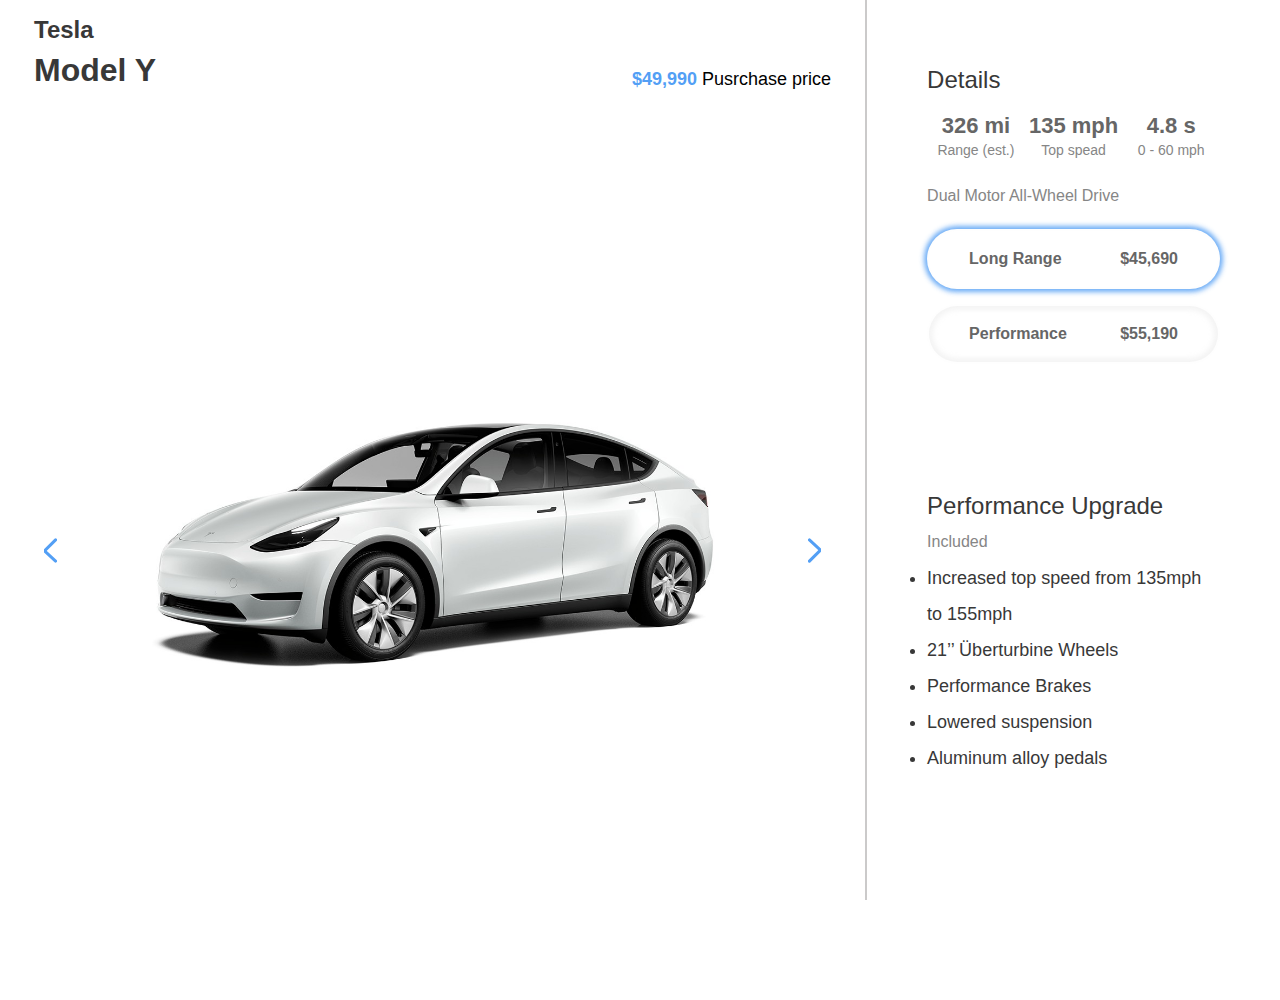
<file: model-y-conf.html>
<!DOCTYPE html>
<html lang="en">
<head>
    <meta charset="UTF-8">
    <meta http-equiv="X-UA-Compatible" content="IE=edge">
    <meta name="viewport" content="width=device-width, initial-scale=1.0">
    <link rel="stylesheet" href="./styles/animate.min.css">
    <link rel="stylesheet" href="./styles/model-conf.css">
    <title>Model Y Configurator</title>
</head>
<body>
    <div class="block-view">
        <div class="header">
            <div class="title">
                <h2><a href="./index.html">Tesla</a></h2>
                <h1>Model Y</h1>
            </div>

            <div class="total-price">
                <p><span>$49,990</span> Pusrchase price</p>
            </div>
        </div>
        <div class="slider-container">
            <div class="slider">
                <img class="animate__animated" src="" alt="">
            </div>
            <p class="slider-btn" id="left"><img src="./img-config/left.svg" alt=""></p>
            <p class="slider-btn" id="right"><img src="./img-config/right.svg" alt=""></p>
        </div>
        
    </div>

    <div class="block-scroll">
        <section class="fields">
            <h2>Details</h2>
            <div class="list">
                <div class="li">
                    <h2>326 mi</h2>
                    <p>Range (est.)</p>
                </div>
                <div class="li">
                    <h2>135 mph</h2>
                    <p>Top spead</p>
                </div>
                <div class="li">
                    <h2>4.8 s</h2>
                    <p>0 - 60 mph</p>
                </div>
            </div>
 
            <p>Dual Motor All-Wheel Drive</p>
            <div class="field active" data-alt="326 mi/135 mph/4.8 sec" data-price="45690" data-value="Long Range" data-prop="type" data-index="0" onclick="func(event)">
                <p>Long Range</p>
                <p>$45,690</p>
            </div>
            <div class="field" data-alt="303 mi/155 mph/3.5 sec" data-price="55190" data-value="Performance" data-prop="type" data-index="1" onclick="func(event)">
                <p>Performance</p>
                <p>$55,190</p>
            </div>
        </section>

        <section>
            <h2>Performance Upgrade</h2>
            <p>Included</p>
            <ul>
                <li>Increased top speed from 135mph to 155mph</li>
                <li>21’’ Überturbine Wheels</li>
                <li>Performance Brakes</li>
                <li>Lowered suspension</li>
                <li>Aluminum alloy pedals</li>
            </ul>
        </section>

        <section>
            <h2>Paint</h2>
            <div class="colors">
                <div id="white-paint" class="color active" data-alt="Pearl White Multi-Coat <span>Included</span>" data-price="0" data-value="white" data-prop="paint" data-index="0" onclick="func(event)"></div>
                <div id="black-paint" class="color" data-alt="Solid Black <span>$1,000</span>" data-price="1000" data-value="black" data-prop="paint" data-index="1" onclick="func(event)"></div>
                <div id="gray-paint" class="color" data-alt="Midnight Silver Metallic <span>$1,000</span>" data-price="1000" data-value="grey" data-prop="paint" data-index="2" onclick="func(event)"></div>
                <div id="red-paint" class="color" data-alt="Deep Blue Metallic <span>$1,000</span>" data-price="1000" data-value="red" data-prop="paint" data-index="3" onclick="func(event)"></div>
                <div id="blue-paint" class="color" data-alt="Red Multi-Coat <span>$2,000</span>" data-price="2000" data-value="blue" data-prop="paint" data-index="4" onclick="func(event)"></div>
            </div>
            <p class="color-description">Pearl White Multi-Coat  <span class="price">Included</span></p>
        </section>

        <section>
            <h2>Wheels</h2>
            <div class="wheels">
                <img class="wheel active" src="./img-config/model-y/wheel-1.png" data-alt="19'Germini Wheels <span>Included</span>" data-price="0" data-prop="wheels" data-value="wheel-1"  data-index="0" onclick="func(event)">
                <img class="wheel" src="./img-config/model-y/wheel-2.png" data-alt="20' Induction Wheels <span>$2000</span>" data-price="2000" data-prop="wheels" data-value="wheel-2" data-index="1" onclick="func(event)">
            </div>
            <p class="wheels-description">18" Aero Wheels <span class="price">Included</span></p>
        </section>

        <section>
            <h2>Tow Hitch</h2>
            <p>$1000</p>
            <p>High strength, Class II steel tow bar capable of towing up to 3,500 lbs</p>
            <p class="button" id="tow" data-active="active">ADD</p>
        </section>

        <section>
            <h2>Interior</h2>
            <div class="colors-interior">
                <div id="white-interior" class="color active" data-alt="All Black <span>Included</span>" data-price="0" data-value="white" data-prop="interior" data-index="0" onclick="func(event)"></div>
                <div id="black-interior" class="color" data-alt="Black and White <span>$1,000</span>" data-price="1000" data-value="black" data-prop="interior" data-index="1" onclick="func(event)"></div>
            </div>
            <p class="interior-description">All Black <span class="price">Included</span></p>
        </section>

        <section>
            <h2>Seating Layout</h2>
            <div class="seats">
                <div class="seat active" data-alt="Five Seats <span>Included</span>" data-price="0" data-value="5" data-prop="seats" data-index="0" onclick="func(event)">5</div>
                <div class="seat" data-alt="Seven Seats <span>$3000</span>" data-price="3000" data-value="6" data-prop="seats" data-index="1" onclick="func(event)">7</div>
            </div>
            <p class="seats-description">Five Seats <span class="price">Included</span></p>
        </section>

        <section class="autopilot">
            <h2>Full Self-Driving Capability</h2>
            <p>$10,000</p>
            <ul>
                <li>Navigate on Autopilot</li>
                <li>Auto Lane Change</li>
                <li>Autopark</li>
                <li>Summon</li>
                <li>Full Self-Driving Computer</li>
                <li>Traffic Light and Stop Sign Control</li>                
            </ul>
            <p>Coming later this year</p>
            <ul>
                <li>Autosteer on city street</li>
            </ul>
            <p class="button" id="autopilot" data-active="active">ADD</p>
        </section>
        
        <section>
            <h2>Order Your Model 3</h2>
            <p>Estimated Delivery: 5-12 weeks</p>
            <p class="button" id="order">CONTINUE TO PAYMENT</p>
        </section>
    </div>
    
    <div class="popup">
        <div class="popup-container animate__animated">
            <div class="pop-header">
                <h2>Your Model </h2>
                <img src="./img-main/close.svg" alt="" id="close">
            </div>
            <div class="pop-content">
                <ul>
                    
                </ul>
            </div>
            <div class="btn-container">
                <a class="button" href="./fake.html">ORDER WITH CARD</a>
            </div>
        </div>
    </div>
    
    <script src="./scripts/wow.min.js"></script>
    <script>
        var wow = new WOW({ scrollContainer: ".smooth"});
        wow.init();
    </script>
    <script src="./scripts/conf-car.js"></script>
</body>
</html>
</file>
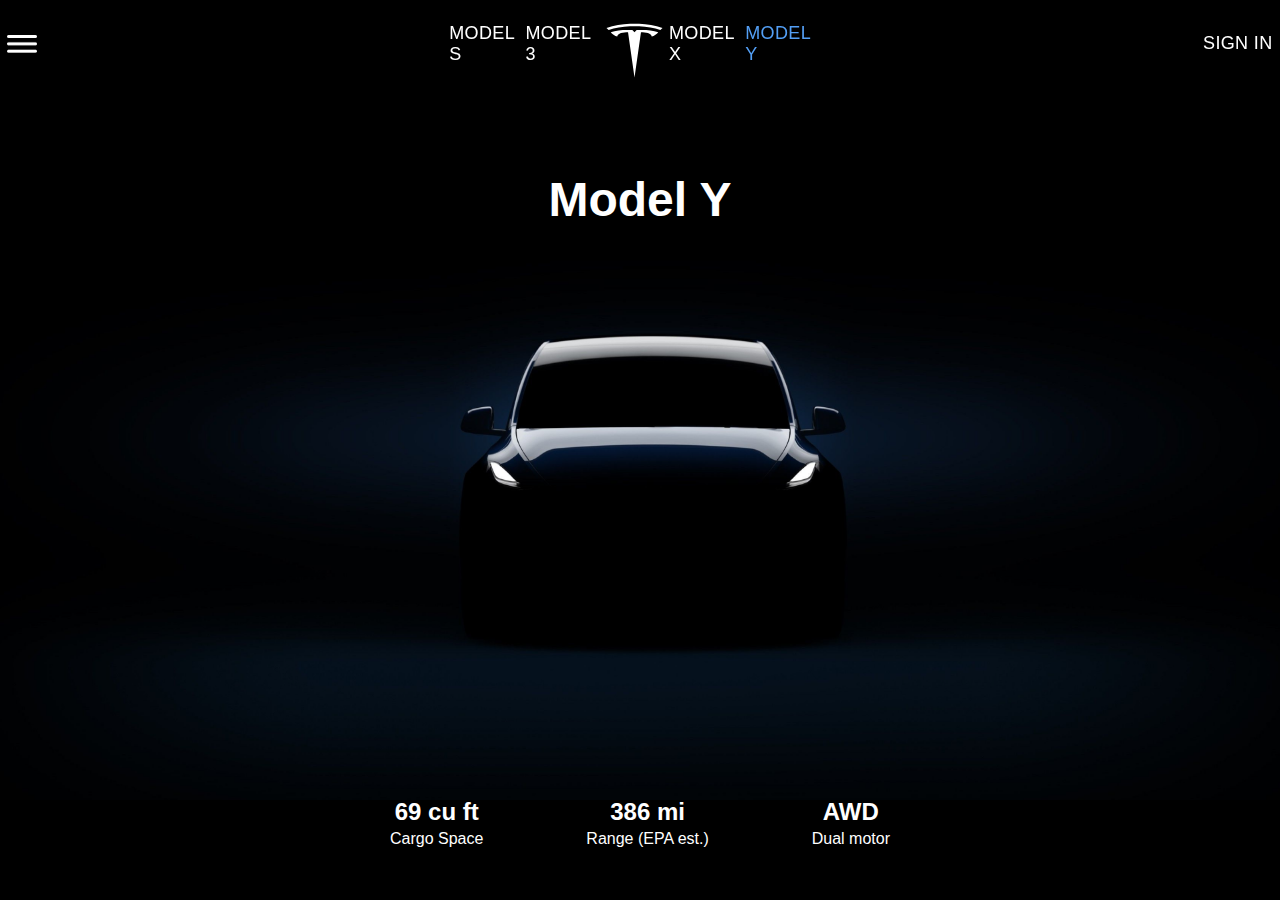
<file: model-y.html>
<!DOCTYPE html>
<html lang="en">
<head>
    <meta charset="UTF-8">
    <meta http-equiv="X-UA-Compatible" content="IE=edge">
    <meta name="viewport" content="width=device-width, initial-scale=1.0">
    <link rel="stylesheet" href="./styles/animate.min.css">
    <link rel="stylesheet" href="./styles/model-y.css">
    <title>Model Y</title>
</head>
<body>
    <div class="smooth">
        <div class="header">
            <img id="menu" value="close" src="./img-main/burger-menu-white.png" alt="">
            <ul>
                <li><a href="./model-s.html">MODEL S</a></li>
                <li><a href="./model-3.html">MODEL 3</a></li>
                <li><a href="index.html"><img id="logo" src="./img-main/icon-white.svg" alt="logo"></a></li>
                <li><a href="./model-x.html">MODEL X</a></li>
                <li><a id="checked" href="#four">MODEL Y</a></li>
            </ul>
            <a id="sign" href="https://auth.tesla.com/oauth2/v1/authorize?client_id=teslaweb&response_type=code&scope=openid%20email%20profile&redirect_uri=https%3A//www.tesla.com/openid-connect/generic&state=M0omqWnZ4s3gITd6M1qdZ3J1wMwcAHegtqeD_OCqABg&locale=en-US">SIGN IN</a>
        </div>

        <div id="sideBar" class="sideHide animate__animated animate__fadeOutLeft">
            <ul>
                <li><a href="https://www.tesla.com/about">About Tesla</a></li>
                <li><a href="#">It's a fake </a></li>
                <li><a href="https://www.instagram.com/kostya_over/?hl=ru">Instagram</a></li>
            </ul>
        </div>

        <section id="four">
            <div class="title animate__animated animate__fadeInUp">
                <h1>Model Y</h1>
            </div>

            <div class="char-container animate__animated animate__fadeInUp">
                <div class="char">
                    <h3>69 cu ft</h3>
                    <p>Cargo Space</p>
                </div>
                <div class="char">
                    <h3>386 mi</h3>
                    <p>Range (EPA est.)</p>
                </div>
                <div class="char">
                    <h3>AWD</h3>
                    <p>Dual motor</p>
                </div>
            </div>
        </section>
        <section class="flex-grid">
            <div class="row">
                <div class="row">
                    <div class="iframe-container">
                        <iframe src="https://www.youtube.com/embed/ijcAwrWMi0g?vq=hd1080&rel=0&color=white" width="1280" height="720" frameborder="0"></iframe>
                    </div>
                </div>
                <div class="column white">
                    <img id="safety" src="./img/model-s/corpus-a.png" alt="">
                    <div class="describe-container inform">
                        <div class="describe inf wow animate__animated animate__rotateIn"><img src="./img/model-s/plus.svg" alt=""></div>
                    </div>

                    <div class="describe-container front">
                        <div class="describe frnt wow animate__animated animate__rotateIn"><img src="./img/model-s/plus.svg" alt=""></div>
                    </div>

                    <div class="describe-container lower">
                        <div class="describe low wow animate__animated animate__rotateIn"><img src="./img/model-s/plus.svg" alt=""></div>
                    </div>
                    
                </div>
                <div class="column text-container">
                    <div class="text wow animate__animated animate__fadeInRight">
                        <h3>Safety</h3>
                        <h2>Built for Safety</h2>
                        <p>Like every Tesla, Model Y is designed to be the safest 
                            vehicle in its class. The low center of gravity, rigid 
                            body structure and large crumple zones provide unparalleled protection.</p>
                    </div>
                </div>
            </div>
            <div class="row">                
                <div class="column text-container bg-black">
                    <div class="text wow animate__animated animate__fadeInLeft">
                        <h3>Utility</h3>
                        <h2>A Place For Everything</h2>
                        <p>Model Y provides maximum versatility—able to carry 
                            7 passengers and their cargo. Each second row seat 
                            folds flat independently, creating flexible storage 
                            for skis, furniture, luggage and more. The liftgate opens 
                            to a low trunk floor that makes loading and unloading easy and quick.</p>                        
                    </div> 
                    <a href="./model-y-conf.html">
                        <div class="button-order wow animate__animated animate__fadeIn">
                            ORDER NOW
                        </div>
                    </a>      
                                
                </div>
                <div class="column">
                    <img src="./img/model-y/utility.png" alt="">
                </div>
            </div>
            <div class="row">
                <div class="column">
                    <img src="./img/model-y/dual-motor.png" alt="">
                </div>
                <div class="column text-container">
                    <div class="text wow animate__animated animate__fadeInRight">
                        <h3>All-Wheel Drive</h3>
                        <h2>Dual Motor</h2>
                        <p>Tesla All-Wheel Drive has two ultra-responsive, 
                            independent electric motors that digitally control 
                            torque to the front and rear wheels—for far better 
                            handling, traction and stability control. Model Y is 
                            capable in rain, snow, mud and off-road.</p>                        
                    </div> 
                    <a href="./model-y-conf.html">
                        <div class="button-order tx-black wow animate__animated animate__fadeIn">
                            ORDER NOW
                        </div>
                    </a> 
                </div>
            </div>
            <div class="row-single-charge">
                <div class="column-single text-container-single">                    
                    <div class="text wow animate__animated animate__fadeInDown">
                        <h3>Range</h3>
                        <h2>Go Anywhere</h2>
                        <p>Model Y is fully electric, so you never need to visit 
                            a gas station again. If you charge overnight at home, 
                            you can wake up to a full battery every morning. And 
                            when you’re on the road, it’s easy to plug in along the 
                            way—at any public station or with the Tesla charging network. 
                            We currently have over 20,000 Superchargers worldwide, with 
                            six new locations opening every week..</p>
                    </div>
                </div>                
            </div>
            <div class="row">
                <div class="column">
                    <img src="./img/model-y/interior.png" alt="">
                </div>
                <div class="column text-container bg-black">
                    <div class="text wow animate__animated animate__fadeInLeft">
                        <h3>Interior</h3>
                        <h2>Built Around the Driver</h2>
                        <p>With an elevated seating position and low dash, 
                            the driver has a commanding view of the road ahead. 
                            The interior of Model Y is simple and clean, with a 
                            15-inch touch screen, immersive sound system and an 
                            expansive all-glass roof that creates extra headroom 
                            and provides a seamless view of the sky.</p>                        
                    </div> 
                    <a href="./model-y-conf.html">
                        <div class="button-order wow animate__animated animate__fadeIn">
                            ORDER NOW
                        </div>
                    </a>                                  
                </div>
            </div>
            <div class="row-single-interior">

            </div>
            <div class="footer">
                <ul>
                    <li><a href="https://www.tesla.com/about">Tesla 2021</a></li>
                    <li><a href="https://www.tesla.com/about/legal">Privacity & Terms</a></li>
                    <li><a href="https://www.tesla.com/contact">Contact</a></li>
                    <li><a href="https://www.tesla.com/careers">Careers</a></li>
                </ul>
            </div>
        </section>
    </div>
    <script src="./scripts/wow.min.js"></script>
    <script src="./scripts/main-script.js"></script>
    <script src="./scripts/safe-model.js"></script>
    <script>
        var wow = new WOW({ scrollContainer: ".smooth"});
        wow.init();
    </script>
</body>
</html>
</file>
<file: styles/main-style.css>
* {
    margin: 0;
    padding: 0;
    box-sizing: border-box;
    font-family: 'Open Sans', 'Helvetica Neue', sans-serif;
}

body {
    display: flex;
    flex-direction: column;
    overflow: hidden;
    height: 100vh;
}

.smooth {
    position: relative;
    width: 100%;
    height: 100%;
    overflow-y: scroll;
    scroll-behavior: smooth;
    scroll-snap-type: y mandatory;
}

.smooth::-webkit-scrollbar {
    width: 10px;
    
}

.smooth::-webkit-scrollbar-thumb {
    background-color: rgba(70, 70, 70, 0.719);
    border-radius: 50px;
}

.smooth::-webkit-scrollbar-track{
    box-shadow: 0px 0px 4px 3px rgba(34, 60, 80, 0.24) inset;
}

.header {
    position: fixed;
    top: 0;
    z-index: 2;
    display: flex;
    justify-content: center;
    align-items: center;
    width: 100%;
    min-height: 87px;
    padding: 0 20px 0 20px;
    font-size: 18px;    
}

#menu {
    width: 30px;
    position: relative;
    left: -32%;
}

#menu:hover {
    cursor: pointer;
}

#sign {
    position: relative;
    left: 32%;
}

#logo {
    position: relative;
    width: 69px;
    top: 8px;
}

.header ul {
    display: flex;
    width: 30%;
    position: relative;
    left: 15px;
    justify-content: space-between;
    align-items: center;    
}

.header a, .header li {
    list-style-type: none;
    text-decoration: none;
    color: #fff;
    letter-spacing: 0.02em;
    transition: all 0.2s ease;
}

.header a:hover {
    color: #539ff5;
}

#sideBar {
    position: fixed;
    width: 200px;
    height: 100vh;
    top: 0;
    left: 0;
    overflow: auto;
    z-index: 1;
    background-color: rgba(255, 255, 255, 0.952);
}

#sideBar ul {
    display: flex;
    flex-direction: column;
    width: 100%;
    height: 130px;
    padding: 15px;
    justify-content: space-between;
    margin-top: 80px;
    font-size: 18px;
}

#sideBar ul li,  #sideBar ul a{
    list-style-type: none;
    text-decoration: none;
    color: #575656;
    letter-spacing: 0.02em;
    transition: all 0.2s ease-in;
}

#sideBar ul li:hover, #sideBar ul a:hover{
    padding-left: 5px;
    color: #539ff5;
}

.sideHide {
    display: none;
}

.smooth section {
    position: relative;
    display: flex;
    width: 100%;
    min-height: 100vh;
    scroll-snap-align: start;
    justify-content: center;
}

.title {
    width: 300px;
    height: auto;
    position: absolute;
    top: 20%;
    display: flex;
    flex-flow: column;
    justify-content: center;
    align-items: center;
    line-height: 2.5em;
    color: #fff;
}

.title h1 {    
    font-size: 48px;
}

.title p {
    font-size: 18px;
}

.title a {
    text-decoration: underline;
    color: #fff;
}

.buttons {
    width: 620px;
    position: absolute;
    height: auto;
    top: 93%;
    display: flex;
    align-items: center;
    justify-content: space-between;
    font-size: 16px;
}

.button {
    display: flex;
    width: 300px;
    justify-content: center;
    padding: 6px 0;
    border-radius: 50px;
    cursor: pointer;
}

.button a {
    list-style-type: none;
    text-decoration: none;
    color: #fff;
}

.buttons .order a {
    color: #5A5C5F;
    font-weight: 600;
}

.buttons .order {
    background-color: #fff;
    border: 2px solid #fff;
}

.buttons .read {    
    border: 2px solid #fff;
}

#one {
    background-image: url(../img-main/model-s-b.jpg);
    background-size: cover;
    background-position: center;
}

#two {
    background-image: url(../img-main/mdel-3-b.jpeg);
    background-size: cover;
    background-position: center;
}

#three {
    background-image: url(../img-main/model-x-a.jpg);
    background-size: cover;
    background-position: center;
}

#four {
    background-image: url(../img-main/model-y-c.png);
    background-size: cover;
    background-position: center;
}
</file>
<file: styles/fake.css>
* {
    margin: 0;
    padding: 0;
    box-sizing: border-box;
    font-family: 'Open Sans', 'Helvetica Neue', sans-serif;
}

.container {
    display: flex;
    width: 100%;
    height: 100vh;
    overflow: hidden;
}

.item {
    width: 50%;
    height: auto;
    position: relative;
}

.img {
    background-image: url(../img-main/fake-2.png);
    background-size: cover;
    background-repeat: no-repeat;
    background-position: center;
}

.text {
    background-color: #ffffffe7;
    color: #71aff4;
}

.text p {
    color: #535353;
}

.text-container {
    width: 60%;
    height: auto;
    position: absolute;
    bottom: 20%;
    left: 15%;

}

h2 {
    font-size: 48px;
    margin-bottom: 20px;
    letter-spacing: 3px;
}

p, a {
    font-size: 20px;
    line-height: 1.7em;
}

a {
    color: #71aff4;
}

img {
    width: 15px;
    height: auto;
    margin: 40px 40px;
}

img:hover {
    cursor:pointer;
}
</file>
<file: styles/model-conf.css>
* {
    margin: 0;
    padding: 0;
    box-sizing: border-box;
    font-family: 'Open Sans', 'Helvetica Neue', sans-serif;
    text-decoration: none;
    color: #383838;
}

body {
    display: flex;
    height: 100vh;
    overflow: hidden;
}

.block-scroll::-webkit-scrollbar {
    width: 10px;
    
}

.block-scroll::-webkit-scrollbar-thumb {
    background-color: rgba(70, 70, 70, 0.719);
    border-radius: 50px;
}

.block-scroll::-webkit-scrollbar-track{
    box-shadow: 0px 0px 4px 3px rgba(34, 60, 80, 0.24) inset;
}

.block-view {
    width: 100%;
    height: auto;
}

.block-scroll {
    min-width: 25%;
    height: auto;
    border-left: 2px #CBCACA solid;
    overflow-y: scroll;
    background-color: #fff;
}

.header {
    display: flex;
    justify-content: space-between;
    align-items: flex-end;
    margin: 10px 34px;
}

.title {
    line-height: 2.5em;   
}

.header p {
    font-size: 18px;
    color: #000;
}

.slider-container {
    position: relative;
    width: auto;
    height: 100%;
    display: flex;
    align-items: center;
}

.slider {
    display: grid;
    overflow: hidden;
    place-content: cener;
    width: 100%;
    height: 100%;
    position: relative;
}

.slider img {
    display: block;
    position: relative;
    margin: auto auto;
    max-width: 120%;
    right: 10%;
    height: auto;
}


.slider-btn {
    margin: 0 30px;
    width: 41px;
    height: 41px;
    border-radius: 50%;
    display: grid;
    place-content: center;
}

#left {
    position: absolute; 

}

#right {
    position: absolute;

    right: 0
}

.slider-btn:hover {
    cursor: pointer;
}

/**************Scroll Bar*******************/

section {
    margin: 15% 60px 30% 60px;
    line-height: 2em;
    font-size: 18px;
}

section h2 {
    font-weight: 500;
    font-size: 24px;
}

.list {
    display: flex;
    margin: 15px 0;
}

.list .li {
    width: 100%;
    display: flex;
    flex-direction: column;
    align-items: center;
    line-height: 1.4em;
}

.list .li h2{
    font-size: 22px;
    font-weight: 600;
    color:rgb(102, 102, 102)
}

.list .li p {
    font-size: 14px;
}

.field {
    display: flex;
    width: 100%;
    justify-content: space-between;
    align-items: center;
    height: 60px;
    box-shadow: inset 0 0 5px 4px #dadada49;
    padding: 0 40px;
    margin: 15px 0;
    border-radius: 50px;
    border: 2px solid #cbcaca04;
    transition: border 0.2s;
}



.field:hover {
    border: 3px solid #539ff5;
    box-shadow: none;
    cursor: pointer;
}


section p {
    font-size: 16px;
    color: rgb(134, 134, 134);
}

.field p {
    color: rgb(102, 102, 102);
    font-weight: 600;
}

.colors, .colors-interior {
    display: flex;
    margin: 30px 0 20px 0;
}

.color, .seat {
    min-width: 55px;
    height: 55px;
    border-radius: 50%;
    border: 3px solid #fff;
    margin-right: 4%;
    box-shadow: 0 0 5px 4px #dadada49;
    display:grid;
    place-content: center;
    color:rgb(102, 102, 102);
    font-weight: 600;
    font-size: 20px;
}


.color-description,
.interior-description,
.wheels-description,
.seats-description {
    color: #383838;
    font-size: 16px;;
}

.color-description span,
.interior-description span,
.wheels-description span,
.seats-description span {
    padding-left: 20px;
    color:rgba(70, 70, 70, 0.719);
    font-weight: 600;
}

.color:hover {
    cursor: pointer;
}

.wheels {
    margin-top: 20px;
}

.wheels img {
    border-radius: 50%;
    border: 3px solid #fff;
    width: 60px;
    margin-right: 10px;
}

.wheels img:hover {
    cursor: pointer;
}

.seats {
    display: flex;
    margin: 30px 0 20px 0;
} 

.seat:hover {
    cursor: pointer;
}

/*******Paint colors*********/

#black-paint {
    background-color: #000;
}

#gray-paint {
    background-color: #C4C4C4;
}

#red-paint {
    background-color: #F12020;
}

#blue-paint {
    background-color: #0077E4;
}

/*******Interior colors*********/

#black-interior {
    background-color: #000;
}

#pink-interior {
    background-color: #FEEEC6;
}

#autopilot, #tow {
    color:rgb(102, 102, 102);
    font-weight: 600;
}


.button {
    position: relative;
    display: inline-block;
    padding: 0px 35px;
    border: 2px solid #539ff5;
    border-radius: 50px;
    color:rgb(102, 102, 102);
    margin-top: 20px;
}

.button:hover {
    cursor: pointer;
}


#order {
    background-color: #539ff5;
    color: #fff
}

.popup {
    width: 100%;
    height: 100%;
    display: none;
    place-content: center;
    position: absolute;
}

.popup-container {
    width: 550px;
    height: 400px;
    background-color: rgb(255, 255, 255);
    box-shadow: 0 0 10px 4px #C4C4C4;
    border-radius: 15px;
    padding: 20px;
    line-height: 1.8em;
    display: flex;
    flex-direction: column;
    justify-content: space-between;
}

.pop-content li {
    list-style: none;
    margin-left: 10px;   
    color:rgba(70, 70, 70);
}

.btn-container {
    display: flex;
    width: 100%;
    height: auto;
    justify-content: center;
}

.pop-header {
    display: flex;
    justify-content: space-between;
    margin-bottom: 20px;
}

#close {
    width: 18px;
}

.pop-content span {
    margin-left: 20px;
    color:rgba(53, 53, 53, 0.801);
    font-weight: 600;
}

hr {
    margin: 10px 0;
}

.total-price span {
    color: #539ff5;
    font-weight: 600;
}

/*****Important styles******/

.active {
    box-shadow: 0 0 5px 3px #539ff5dc;
    background-color: #fff;
}

.active::before {
    content: none;
    border-radius: 5px solid white;
}
</file>
<file: styles/model-3.css>
* {
    margin: 0;
    padding: 0;
    box-sizing: border-box;
    font-family: 'Open Sans', 'Helvetica Neue', sans-serif;
    list-style-type: none;
    text-decoration: none;
}

body {
    display: flex;
    flex-direction: column;
    height: 100vh;
}

.smooth {
    position: relative;
    width: 100%;
    height: 100%;
    overflow-y: scroll;
    scroll-behavior: smooth;
}

.smooth::-webkit-scrollbar {
    width: 10px;
    
}

.smooth::-webkit-scrollbar-thumb {
    background-color: rgba(70, 70, 70, 0.719);
    border-radius: 50px;
}

.smooth::-webkit-scrollbar-track{
    box-shadow: 0px 0px 4px 3px rgba(34, 60, 80, 0.24) inset;
}

.header {
    position: fixed;
    top: 0;
    z-index: 2;
    display: flex;
    justify-content: center;
    align-items: center;
    width: 100%;
    min-height: 87px;
    padding: 0 20px 0 20px;
    font-size: 18px;    
}

#checked {
    color:  #539ff5;
}

#menu {
    width: 30px;
    position: relative;
    left: -32%;
}

#menu:hover {
    cursor: pointer;
}

#sign {
    position: relative;
    left: 32%;
}

#logo {
    position: relative;
    width: 69px;
    top: 8px;
}

.header ul {
    display: flex;
    width: 30%;
    position: relative;
    left: 15px;
    justify-content: space-between;
    align-items: center;    
}

.header a {
    list-style-type: none;
    text-decoration: none;
    color: #fff;
    letter-spacing: 0.02em;
    transition: all 0.2s ease;
}

#sideBar {
    position: fixed;
    width: 200px;
    height: 100vh;
    top: 0;
    left: 0;
    overflow: auto;
    z-index: 1;
    background-color: rgba(255, 255, 255, 0.952);
}

#sideBar ul {
    display: flex;
    flex-direction: column;
    width: 100%;
    height: 130px;
    padding: 15px;
    justify-content: space-between;
    margin-top: 80px;
    font-size: 18px;
}

#sideBar ul li,  #sideBar ul a{
    list-style-type: none;
    text-decoration: none;
    color: #575656;
    letter-spacing: 0.02em;
    transition: all 0.2s ease-in;
}

#sideBar ul li:hover, #sideBar ul a:hover{
    padding-left: 5px;
    color: #539ff5;
}

.sideHide {
    display: none;
}

.iframe-container {
    width: 100%;
    height: 100%;
    display: grid;
    place-content: center;
}

iframe {
    border-radius: 15px;
    box-shadow: 0px 4px 14px 2px rgba(109, 109, 109, 0.5);
}


.smooth section {
    position: relative;
    display: flex;
    width: 100%;
    min-height: 100vh;
    justify-content: center;
}

.title {
    width: 300px;
    height: auto;
    position: absolute;
    top: 20%;
    display: flex;
    flex-flow: column;
    justify-content: center;
    align-items: center;
    line-height: 2.5em;
    color: #fff;
}

.title h1 {    
    font-size: 48px;
}

.title p {
    font-size: 18px;
}

.title a {
    text-decoration: underline;
}

.char-container {
    width: 500px;
    height: 75px;
    display: flex;
    justify-content: space-between;
    position: absolute;
    bottom: 3%;
}

.char {
    display: flex;
    flex-direction: column;
    align-items: center;
    color: #fff;
    line-height: 1.7em;
}

.char h3 {
    font-size: 24px;
}

#two {
    background-image: url(../img/model-3/preview.png);
    background-size: contain;
    background-repeat: no-repeat;
    background-color: #000000;
    background-position: center;
}


/*-----------------------------------------------------*/

.flex-grid {
    display: flex;
    flex-flow: column wrap;
}

.row {
    display: flex;
    width: 100%;
    height: 790px;
    flex-wrap: wrap;
    align-content: flex-start;
}

.column {
    display: flex;
    justify-content: center;
    align-items: center;
    position: relative;
    height: 100%;
    max-width: 50%;
    background-color: #fff;
    overflow: hidden;
}

.row-single-charge {
    display: flex;
    width: 100%;
    height: 790px;
    flex-wrap: wrap;
    align-content: flex-start;
    overflow: hidden;
    background-image: url(../img/model-3/charge.png);    
    background-size: contain;
}

.row-single-interior {
    display: flex;
    width: 100%;
    height: 790px;
    flex-wrap: wrap;
    align-content: flex-start;
    overflow: hidden;
    background-image: url(../img/model-3/interior-large.png);    
    background-size: cover;
    background-repeat: no-repeat;
}

.cloumn-single {
    display: flex;
    justify-content: center;
    align-items: center;
    height: 100%;
    width: 100%;   
}


.describe-container {
    width: 250px;
    height: 54px;
    position: absolute;
    overflow: hidden;
}

.inform {
    top: 30%;
    left: 50%;
}

.front {
   top: 46%;
   left: 69%;
}

.lower {
    bottom: 35%;
    left: 42%;
}

.describe {
    display: grid;
    place-content: center;
    width: 54px;
    height: 100%;
    border-radius: 50px;
    background-color: #539ff5;
    color: #fff;
    font-weight: 600;
    transition: all 0.3s ease-in;
}

.describe:hover {
    width: 100%;
    cursor: pointer;
}

.text-container {
    display: flex;
    width: 100%;
    height: 100%;
    padding-left: 10%;
    align-items: flex-start;
    justify-content: space-around;
    flex-direction: column;
}

.text {
    width: 490px;
    height: 230px;
    display: flex;
    flex-direction: column;
    justify-content: space-between;
    line-height: 1.5em;
}

.text-container-single {
    display: flex;
    width: 100%;
    height: 100%;
    padding-left: 10%;
    padding-top: 5%;
    align-items: flex-start;
    flex-direction: column;
}

.text h3 {
    color: #4B4B4B;
    font-size: 24px;
    font-weight: normal;
}

.text h2 {
    color: #383838;
    font-size: 36px;
}

.text p {
    color: #666;
    font-size: 18px;
    font-weight: lighter ;
}

#safety {
    width: 90%;
    height: auto;
}

.img {
    width: 100%;
    height: 100%;
}

.bg-black {
    background-color: #020202;
}

.bg-black h2, .bg-black h3, .bg-black p {
    color: #fff;
}

.button-order {
    border: 2px solid #539ff5;
    position: relative;
    width: 225px;
    height: 48px;
    display: grid;
    place-content: center;
    border-radius: 50px;
    color: #fff;
}


.button-order:hover {
    box-shadow: 0 0 14px 3px #539ff5bd;
    cursor: pointer;
}

.button-order:hover a {
    letter-spacing: 1px;
}

.button-order:active {
    transform: scale(0.9);
}

.tx-black {
    color: #383838;
    font-weight: 600;
}

.footer {
    width: 100%;
    height: 100px;
    display: flex;
    justify-content: center;
    background-color: #020202;
}

.footer ul {
    display: flex;
    width: 500px;
    height: 100%;
    align-items: center;
    justify-content: space-between;
}

.footer ul li, .footer a {
    text-decoration: none;
    list-style: none;
    color: #fff;
}
</file>
<file: styles/model-s.css>
* {
    margin: 0;
    padding: 0;
    box-sizing: border-box;
    font-family: 'Open Sans', 'Helvetica Neue', sans-serif;
    list-style-type: none;
    text-decoration: none;
}

body {
    display: flex;
    flex-direction: column;
    height: 100vh;
}

.smooth {
    position: relative;
    width: 100%;
    height: 100%;
    overflow-y: scroll;
    scroll-behavior: smooth;
}

.smooth::-webkit-scrollbar {
    width: 10px;
    
}

.smooth::-webkit-scrollbar-thumb {
    background-color: rgba(70, 70, 70, 0.719);
    border-radius: 50px;
}

.smooth::-webkit-scrollbar-track{
    box-shadow: 0px 0px 4px 3px rgba(34, 60, 80, 0.24) inset;
}

.header {
    position: fixed;
    top: 0;
    z-index: 2;
    display: flex;
    justify-content: center;
    align-items: center;
    width: 100%;
    min-height: 87px;
    padding: 0 20px 0 20px;
    font-size: 18px;    
}

#checked {
    color:  #539ff5;
}

#menu {
    width: 30px;
    position: relative;
    left: -32%;
}

#menu:hover {
    cursor: pointer;
}

#sign {
    position: relative;
    left: 32%;
}

#logo {
    position: relative;
    width: 69px;
    top: 8px;
}

.header ul {
    display: flex;
    width: 30%;
    position: relative;
    left: 15px;
    justify-content: space-between;
    align-items: center;    
}

.header a {
    list-style-type: none;
    text-decoration: none;
    color: #fff;
    letter-spacing: 0.02em;
    transition: all 0.2s ease;
}

#sideBar {
    position: fixed;
    width: 200px;
    height: 100vh;
    top: 0;
    left: 0;
    overflow: auto;
    z-index: 1;
    background-color: rgba(255, 255, 255, 0.952);
}

#sideBar ul {
    display: flex;
    flex-direction: column;
    width: 100%;
    height: 130px;
    padding: 15px;
    justify-content: space-between;
    margin-top: 80px;
    font-size: 18px;
}

#sideBar ul li,  #sideBar ul a{
    list-style-type: none;
    text-decoration: none;
    color: #575656;
    letter-spacing: 0.02em;
    transition: all 0.2s ease-in;
}

#sideBar ul li:hover, #sideBar ul a:hover{
    padding-left: 5px;
    color: #539ff5;
}

.sideHide {
    display: none;
}

.iframe-container {
    width: 100%;
    height: 100%;
    display: grid;
    place-content: center;
}

iframe {
    border-radius: 15px;
    box-shadow: 0px 4px 14px 2px rgba(109, 109, 109, 0.5);
}


.smooth section {
    position: relative;
    display: flex;
    width: 100%;
    min-height: 100vh;
    justify-content: center;
}

.title {
    width: 300px;
    height: auto;
    position: absolute;
    top: 20%;
    display: flex;
    flex-flow: column;
    justify-content: center;
    align-items: center;
    line-height: 2.5em;
    color: #fff;
}

.title h1 {    
    font-size: 48px;
}

.title p {
    font-size: 18px;
}

.title a {
    text-decoration: underline;
}

.char-container {
    width: 500px;
    height: 75px;
    display: flex;
    justify-content: space-between;
    position: absolute;
    bottom: 3%;
}

.char {
    display: flex;
    flex-direction: column;
    align-items: center;
    color: #fff;
    line-height: 1.7em;
}

.char h3 {
    font-size: 24px;
}

#one {
    background-image: url(../img/model-s/preview.png);
    background-size: contain;
    background-repeat: no-repeat;
    background-color: #000000;
    background-position: center;
}


/*-----------------------------------------------------*/

.flex-grid {
    display: flex;
    flex-flow: column wrap;
}

.row {
    display: flex;
    width: 100%;
    height: 790px;
    flex-wrap: wrap;
    align-content: flex-start;
}

.column {
    display: flex;
    justify-content: center;
    align-items: center;
    position: relative;
    height: 100%;
    max-width: 50%;
    background-color: #fff;
    overflow: hidden;
}

.row-single-charge {
    display: flex;
    width: 100%;
    height: 790px;
    flex-wrap: wrap;
    align-content: flex-start;
    overflow: hidden;
    background-image: url(../img/model-s/charge.png);    
    background-size: contain;
}

.row-single-interior {
    display: flex;
    width: 100%;
    height: 790px;
    flex-wrap: wrap;
    align-content: flex-start;
    overflow: hidden;
    background-image: url(../img/model-s/salon-large.png);    
    background-size: cover;
    background-repeat: no-repeat;
}

.cloumn-single {
    display: flex;
    justify-content: center;
    align-items: center;
    height: 100%;
    width: 100%;   
}


.describe-container {
    width: 250px;
    height: 54px;
    position: absolute;
    overflow: hidden;
}

.inform {
    top: 30%;
    left: 50%;
}

.front {
   top: 46%;
   left: 69%;
}

.lower {
    bottom: 35%;
    left: 42%;
}

.describe {
    display: grid;
    place-content: center;
    width: 54px;
    height: 100%;
    border-radius: 50px;
    background-color: #539ff5;
    color: #fff;
    font-weight: 600;
    transition: all 0.3s ease-in;
}

.describe:hover {
    width: 100%;
    cursor: pointer;
}

.text-container {
    display: flex;
    width: 100%;
    height: 100%;
    padding-left: 10%;
    align-items: flex-start;
    justify-content: space-around;
    flex-direction: column;
}

.text {
    width: 490px;
    height: 230px;
    display: flex;
    flex-direction: column;
    justify-content: space-between;
    line-height: 1.5em;
}

.text-container-single {
    display: flex;
    width: 100%;
    height: 100%;
    padding-left: 10%;
    padding-top: 5%;
    align-items: flex-start;
    flex-direction: column;
}

.text h3 {
    color: #4B4B4B;
    font-size: 24px;
    font-weight: normal;
}

.text h2 {
    color: #383838;
    font-size: 36px;
}

.text p {
    color: #666;
    font-size: 18px;
    font-weight: lighter ;
}

#safety {
    width: 90%;
    height: auto;
}

.img {
    width: 100%;
    height: 100%;
}

.bg-black {
    background-color: #020202;
}

.bg-black h2, .bg-black h3, .bg-black p {
    color: #fff;
}

.button-order {
    border: 2px solid #539ff5;
    position: relative;
    width: 225px;
    height: 48px;
    display: grid;
    place-content: center;
    border-radius: 50px;
    color: #fff;
}


.button-order:hover {
    box-shadow: 0 0 14px 3px #539ff5bd;
    cursor: pointer;
}

.button-order:hover a {
    letter-spacing: 1px;
}

.button-order:active {
    transform: scale(0.9);
}

.tx-black {
    color: #383838;
    font-weight: 600;
}

.footer {
    width: 100%;
    height: 100px;
    display: flex;
    justify-content: center;
    background-color: #020202;
}

.footer ul {
    display: flex;
    width: 500px;
    height: 100%;
    align-items: center;
    justify-content: space-between;
}

.footer ul li, .footer a {
    text-decoration: none;
    list-style: none;
    color: #fff;
}
</file>
<file: styles/model-x.css>
* {
    margin: 0;
    padding: 0;
    box-sizing: border-box;
    font-family: 'Open Sans', 'Helvetica Neue', sans-serif;
    list-style-type: none;
    text-decoration: none;
}

body {
    display: flex;
    flex-direction: column;
    height: 100vh;
}

.smooth {
    position: relative;
    width: 100%;
    height: 100%;
    overflow-y: scroll;
    scroll-behavior: smooth;
}

.smooth::-webkit-scrollbar {
    width: 10px;
    
}

.smooth::-webkit-scrollbar-thumb {
    background-color: rgba(70, 70, 70, 0.719);
    border-radius: 50px;
}

.smooth::-webkit-scrollbar-track{
    box-shadow: 0px 0px 4px 3px rgba(34, 60, 80, 0.24) inset;
}

.header {
    position: fixed;
    top: 0;
    z-index: 2;
    display: flex;
    justify-content: center;
    align-items: center;
    width: 100%;
    min-height: 87px;
    padding: 0 20px 0 20px;
    font-size: 18px;   
}

#checked {
    color:  #539ff5;
}

#menu {
    width: 30px;
    position: relative;
    left: -32%;
}

#menu:hover {
    cursor: pointer;
}

#sign {
    position: relative;
    left: 32%;
}

#logo {
    position: relative;
    width: 69px;
    top: 8px;
}

.header ul {
    display: flex;
    width: 30%;
    position: relative;
    left: 15px;
    justify-content: space-between;
    align-items: center;    
}

.header a {
    list-style-type: none;
    text-decoration: none;
    color: #fff;
    letter-spacing: 0.02em;
    transition: all 0.2s ease;
}

#sideBar {
    position: fixed;
    width: 200px;
    height: 100vh;
    top: 0;
    left: 0;
    overflow: auto;
    z-index: 1;
    background-color: rgba(255, 255, 255, 0.952);
}

#sideBar ul {
    display: flex;
    flex-direction: column;
    width: 100%;
    height: 130px;
    padding: 15px;
    justify-content: space-between;
    margin-top: 80px;
    font-size: 18px;
}

#sideBar ul li,  #sideBar ul a{
    list-style-type: none;
    text-decoration: none;
    color: #575656;
    letter-spacing: 0.02em;
    transition: all 0.2s ease-in;
}

#sideBar ul li:hover, #sideBar ul a:hover{
    padding-left: 5px;
    color: #539ff5;
}

.sideHide {
    display: none;
}

.iframe-container {
    width: 100%;
    height: 100%;
    display: grid;
    place-content: center;
}

iframe {
    border-radius: 15px;
    box-shadow: 0px 4px 14px 2px rgba(109, 109, 109, 0.5);
}


.smooth section {
    position: relative;
    display: flex;
    width: 100%;
    min-height: 100vh;
    justify-content: center;
}

.title {
    width: 300px;
    height: auto;
    position: absolute;
    top: 20%;
    display: flex;
    flex-flow: column;
    justify-content: center;
    align-items: center;
    line-height: 2.5em;
    color: #fff;
}

.title h1 {    
    font-size: 48px;
}

.title p {
    font-size: 18px;
}

.title a {
    text-decoration: underline;
}

.char-container {
    width: 500px;
    height: 75px;
    display: flex;
    justify-content: space-between;
    position: absolute;
    bottom: 3%;
}

.char {
    display: flex;
    flex-direction: column;
    align-items: center;
    color: #fff;
    line-height: 1.7em;
}

.char h3 {
    font-size: 24px;
}

#three {
    background-image: url(../img/model-x/preview.png);
    background-size: contain;
    background-repeat: no-repeat;
    background-color: #000000;
    background-position: center;
}


/*-----------------------------------------------------*/

.flex-grid {
    display: flex;
    flex-flow: column wrap;
}

.row {
    display: flex;
    width: 100%;
    height: 790px;
    flex-wrap: wrap;
    align-content: flex-start;
}

.column {
    display: flex;
    justify-content: center;
    align-items: center;
    position: relative;
    height: 100%;
    max-width: 50%;
    background-color: #fff;
    overflow: hidden;
}

.row-single-charge {
    display: flex;
    width: 100%;
    height: 790px;
    flex-wrap: wrap;
    align-content: flex-start;
    overflow: hidden;
    background-image: url(../img/model-x/charge.png);    
    background-size: contain;
}

.row-single-interior {
    display: flex;
    width: 100%;
    height: 790px;
    flex-wrap: wrap;
    align-content: flex-start;
    overflow: hidden;
    background-image: url(../img//model-x/interior-large.png);    
    background-size: cover;
    background-repeat: no-repeat;
}

.cloumn-single {
    display: flex;
    justify-content: center;
    align-items: center;
    height: 100%;
    width: 100%;   
}


.describe-container {
    width: 250px;
    height: 54px;
    position: absolute;
    overflow: hidden;
}

.inform {
    top: 30%;
    left: 50%;
}

.front {
   top: 46%;
   left: 69%;
}

.lower {
    bottom: 35%;
    left: 42%;
}

.describe {
    display: grid;
    place-content: center;
    width: 54px;
    height: 100%;
    border-radius: 50px;
    background-color: #539ff5;
    color: #fff;
    font-weight: 600;
    transition: all 0.3s ease-in;
}

.describe:hover {
    width: 100%;
    cursor: pointer;
}

.text-container {
    display: flex;
    width: 100%;
    height: 100%;
    padding-left: 10%;
    align-items: flex-start;
    justify-content: space-around;
    flex-direction: column;
}

.text {
    width: 490px;
    height: 230px;
    display: flex;
    flex-direction: column;
    justify-content: space-between;
    line-height: 1.5em;
}

.text-container-single {
    display: flex;
    width: 100%;
    height: 100%;
    padding-left: 10%;
    padding-top: 5%;
    align-items: flex-start;
    flex-direction: column;
}

.text h3 {
    color: #4B4B4B;
    font-size: 24px;
    font-weight: normal;
}

.text h2 {
    color: #383838;
    font-size: 36px;
}

.text p {
    color: #666;
    font-size: 18px;
    font-weight: lighter ;
}

#safety {
    width: 90%;
    height: auto;
}

.img {
    width: 100%;
    height: 100%;
}

.bg-black {
    background-color: #020202;
}

.bg-black h2, .bg-black h3, .bg-black p {
    color: #fff;
}

.button-order {
    border: 2px solid #539ff5;
    position: relative;
    width: 225px;
    height: 48px;
    display: grid;
    place-content: center;
    border-radius: 50px;
    color: #fff;
}


.button-order:hover {
    box-shadow: 0 0 14px 3px #539ff5bd;
    cursor: pointer;
}

.button-order:hover a {
    letter-spacing: 1px;
}

.button-order:active {
    transform: scale(0.9);
}

.tx-black {
    color: #383838;
    font-weight: 600;
}

.footer {
    width: 100%;
    height: 100px;
    display: flex;
    justify-content: center;
    background-color: #020202;
}

.footer ul {
    display: flex;
    width: 500px;
    height: 100%;
    align-items: center;
    justify-content: space-between;
}

.footer ul li, .footer a {
    text-decoration: none;
    list-style: none;
    color: #fff;
}
</file>
<file: styles/model-y.css>
* {
    margin: 0;
    padding: 0;
    box-sizing: border-box;
    font-family: 'Open Sans', 'Helvetica Neue', sans-serif;
    list-style-type: none;
    text-decoration: none;
}

body {
    display: flex;
    flex-direction: column;
    height: 100vh;
}

.smooth {
    position: relative;
    width: 100%;
    height: 100%;
    overflow-y: scroll;
    scroll-behavior: smooth;
}

.smooth::-webkit-scrollbar {
    width: 10px;
    
}

.smooth::-webkit-scrollbar-thumb {
    background-color: rgba(70, 70, 70, 0.719);
    border-radius: 50px;
}

.smooth::-webkit-scrollbar-track{
    box-shadow: 0px 0px 4px 3px rgba(34, 60, 80, 0.24) inset;
}

.header {
    position: fixed;
    top: 0;
    z-index: 2;
    display: flex;
    justify-content: center;
    align-items: center;
    width: 100%;
    min-height: 87px;
    padding: 0 20px 0 20px;
    font-size: 18px;    
}

#checked {
    color:  #539ff5;
}

#menu {
    width: 30px;
    position: relative;
    left: -32%;
}

#menu:hover {
    cursor: pointer;
}

#sign {
    position: relative;
    left: 32%;
}

#logo {
    position: relative;
    width: 69px;
    top: 8px;
}

.header ul {
    display: flex;
    width: 30%;
    position: relative;
    left: 15px;
    justify-content: space-between;
    align-items: center;    
}

.header a {
    list-style-type: none;
    text-decoration: none;
    color: #fff;
    letter-spacing: 0.02em;
    transition: all 0.2s ease;
}

#sideBar {
    position: fixed;
    width: 200px;
    height: 100vh;
    top: 0;
    left: 0;
    overflow: auto;
    z-index: 1;
    background-color: rgba(255, 255, 255, 0.952);
}

#sideBar ul {
    display: flex;
    flex-direction: column;
    width: 100%;
    height: 130px;
    padding: 15px;
    justify-content: space-between;
    margin-top: 80px;
    font-size: 18px;
}

#sideBar ul li,  #sideBar ul a{
    list-style-type: none;
    text-decoration: none;
    color: #575656;
    letter-spacing: 0.02em;
    transition: all 0.2s ease-in;
}

#sideBar ul li:hover, #sideBar ul a:hover{
    padding-left: 5px;
    color: #539ff5;
}

.sideHide {
    display: none;
}

.iframe-container {
    width: 100%;
    height: 100%;
    display: grid;
    place-content: center;
}

iframe {
    border-radius: 15px;
    box-shadow: 0px 4px 14px 2px rgba(109, 109, 109, 0.5);
}


.smooth section {
    position: relative;
    display: flex;
    width: 100%;
    min-height: 100vh;
    justify-content: center;
}

.title {
    width: 300px;
    height: auto;
    position: absolute;
    top: 20%;
    display: flex;
    flex-flow: column;
    justify-content: center;
    align-items: center;
    line-height: 2.5em;
    color: #fff;
}

.title h1 {    
    font-size: 48px;
}

.title p {
    font-size: 18px;
}

.title a {
    text-decoration: underline;
}

.char-container {
    width: 500px;
    height: 75px;
    display: flex;
    justify-content: space-between;
    position: absolute;
    bottom: 3%;
}

.char {
    display: flex;
    flex-direction: column;
    align-items: center;
    color: #fff;
    line-height: 1.7em;
}

.char h3 {
    font-size: 24px;
}

#four {
    background-image: url(../img/model-y/preview.png);
    background-size: contain;
    background-repeat: no-repeat;
    background-color: #000000;
    background-position: center;
}


/*-----------------------------------------------------*/

.flex-grid {
    display: flex;
    flex-flow: column wrap;
}

.row {
    display: flex;
    width: 100%;
    height: 790px;
    flex-wrap: wrap;
    align-content: flex-start;
}

.column {
    display: flex;
    justify-content: center;
    align-items: center;
    position: relative;
    height: 100%;
    max-width: 50%;
    background-color: #fff;
    overflow: hidden;
}

.row-single-charge {
    display: flex;
    width: 100%;
    height: 790px;
    flex-wrap: wrap;
    align-content: flex-start;
    overflow: hidden;
    background-image: url(../img/model-y/charge.png);    
    background-size: contain;
}

.row-single-interior {
    display: flex;
    width: 100%;
    height: 790px;
    flex-wrap: wrap;
    align-content: flex-start;
    overflow: hidden;
    background-image: url(../img/model-y/interior-large.png);    
    background-size: cover;
    background-repeat: no-repeat;
}

.cloumn-single {
    display: flex;
    justify-content: center;
    align-items: center;
    height: 100%;
    width: 100%;   
}


.describe-container {
    width: 250px;
    height: 54px;
    position: absolute;
    overflow: hidden;
}

.inform {
    top: 30%;
    left: 50%;
}

.front {
   top: 46%;
   left: 69%;
}

.lower {
    bottom: 35%;
    left: 42%;
}

.describe {
    display: grid;
    place-content: center;
    width: 54px;
    height: 100%;
    border-radius: 50px;
    background-color: #539ff5;
    color: #fff;
    font-weight: 600;
    transition: all 0.3s ease-in;
}

.describe:hover {
    width: 100%;
    cursor: pointer;
}

.text-container {
    display: flex;
    width: 100%;
    height: 100%;
    padding-left: 10%;
    align-items: flex-start;
    justify-content: space-around;
    flex-direction: column;
}

.text {
    width: 490px;
    height: 230px;
    display: flex;
    flex-direction: column;
    justify-content: space-between;
    line-height: 1.5em;
}

.text-container-single {
    display: flex;
    width: 100%;
    height: 100%;
    padding-left: 10%;
    padding-top: 5%;
    align-items: flex-start;
    flex-direction: column;
}

.text h3 {
    color: #4B4B4B;
    font-size: 24px;
    font-weight: normal;
}

.text h2 {
    color: #383838;
    font-size: 36px;
}

.text p {
    color: #666;
    font-size: 18px;
    font-weight: lighter ;
}

#safety {
    width: 90%;
    height: auto;
}

.img {
    width: 100%;
    height: 100%;
}

.bg-black {
    background-color: #020202;
}

.bg-black h2, .bg-black h3, .bg-black p {
    color: #fff;
}

.button-order {
    border: 2px solid #539ff5;
    position: relative;
    width: 225px;
    height: 48px;
    display: grid;
    place-content: center;
    border-radius: 50px;
    color: #fff;
}


.button-order:hover {
    box-shadow: 0 0 14px 3px #539ff5bd;
    cursor: pointer;
}

.button-order:hover a {
    letter-spacing: 1px;
}

.button-order:active {
    transform: scale(0.9);
}

.tx-black {
    color: #383838;
    font-weight: 600;
}

.footer {
    width: 100%;
    height: 100px;
    display: flex;
    justify-content: center;
    background-color: #020202;
}

.footer ul {
    display: flex;
    width: 500px;
    height: 100%;
    align-items: center;
    justify-content: space-between;
}

.footer ul li, .footer a {
    text-decoration: none;
    list-style: none;
    color: #fff;
}
</file>
